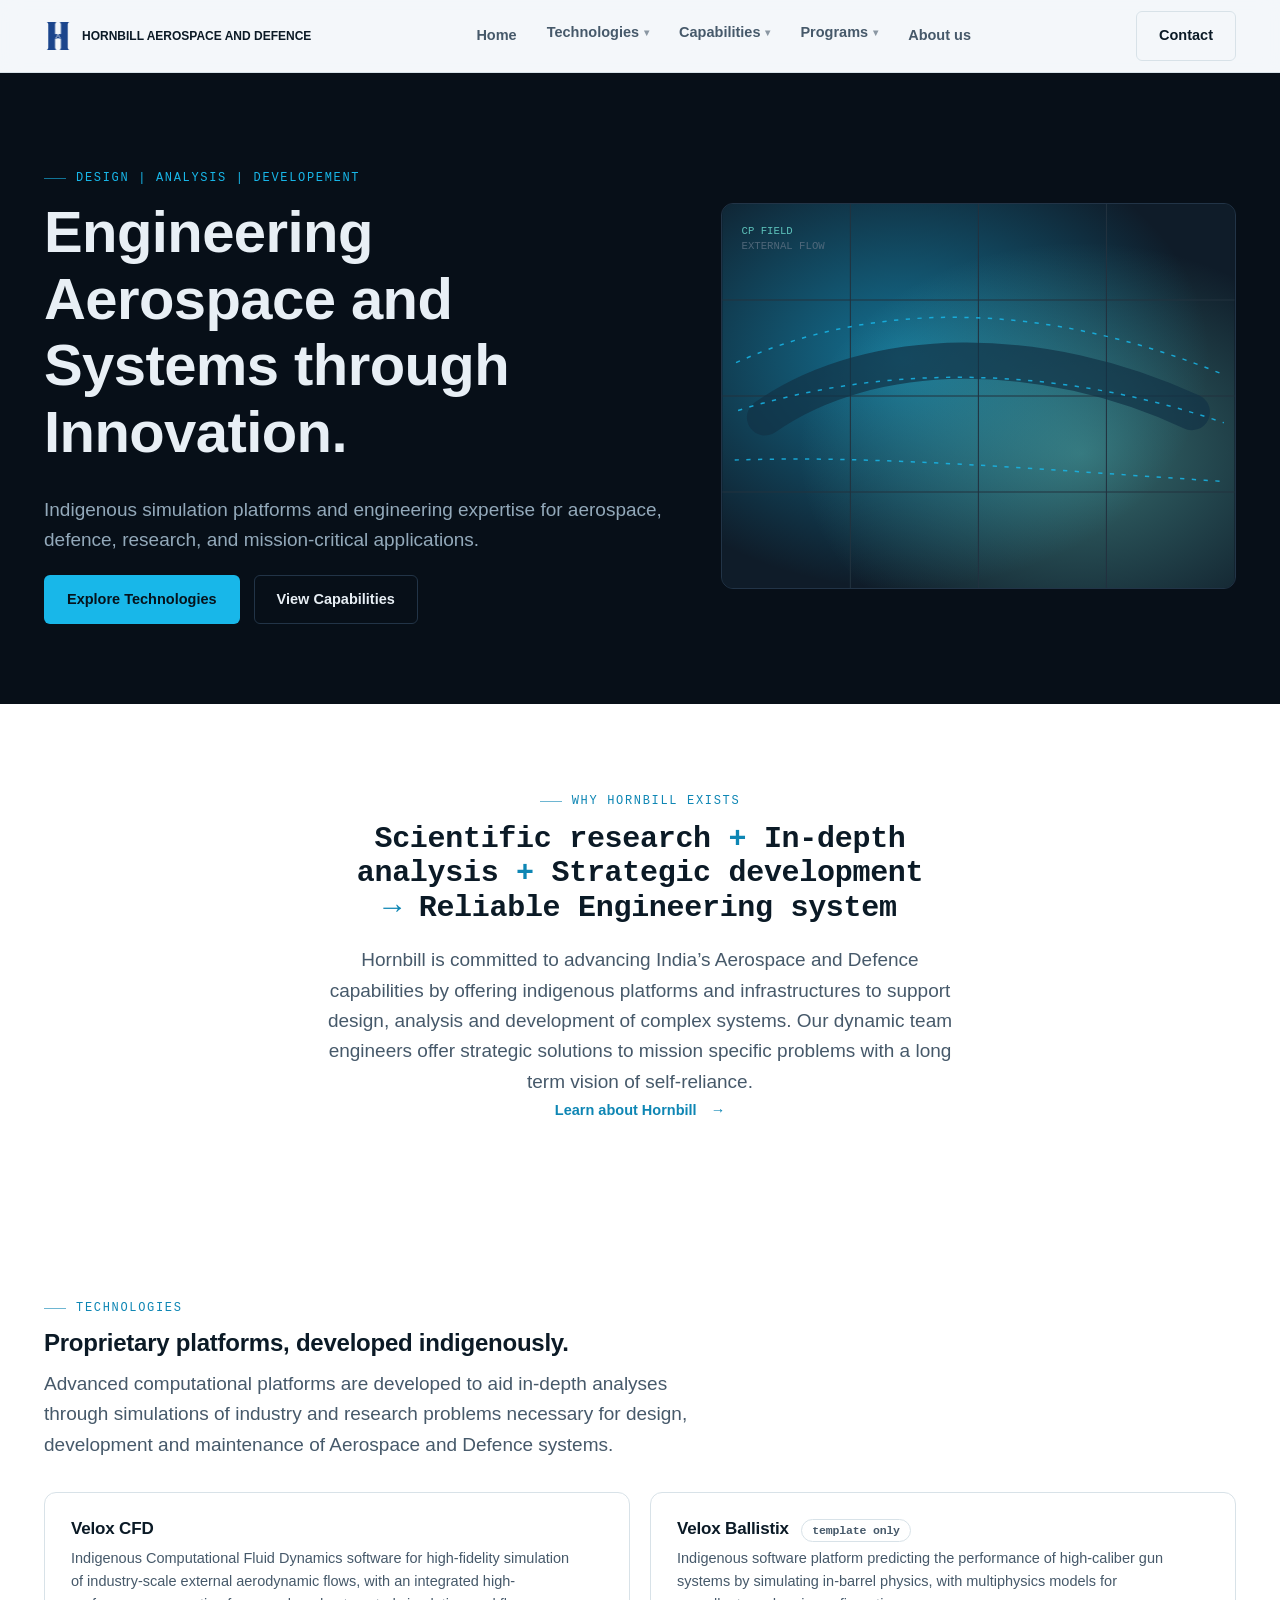
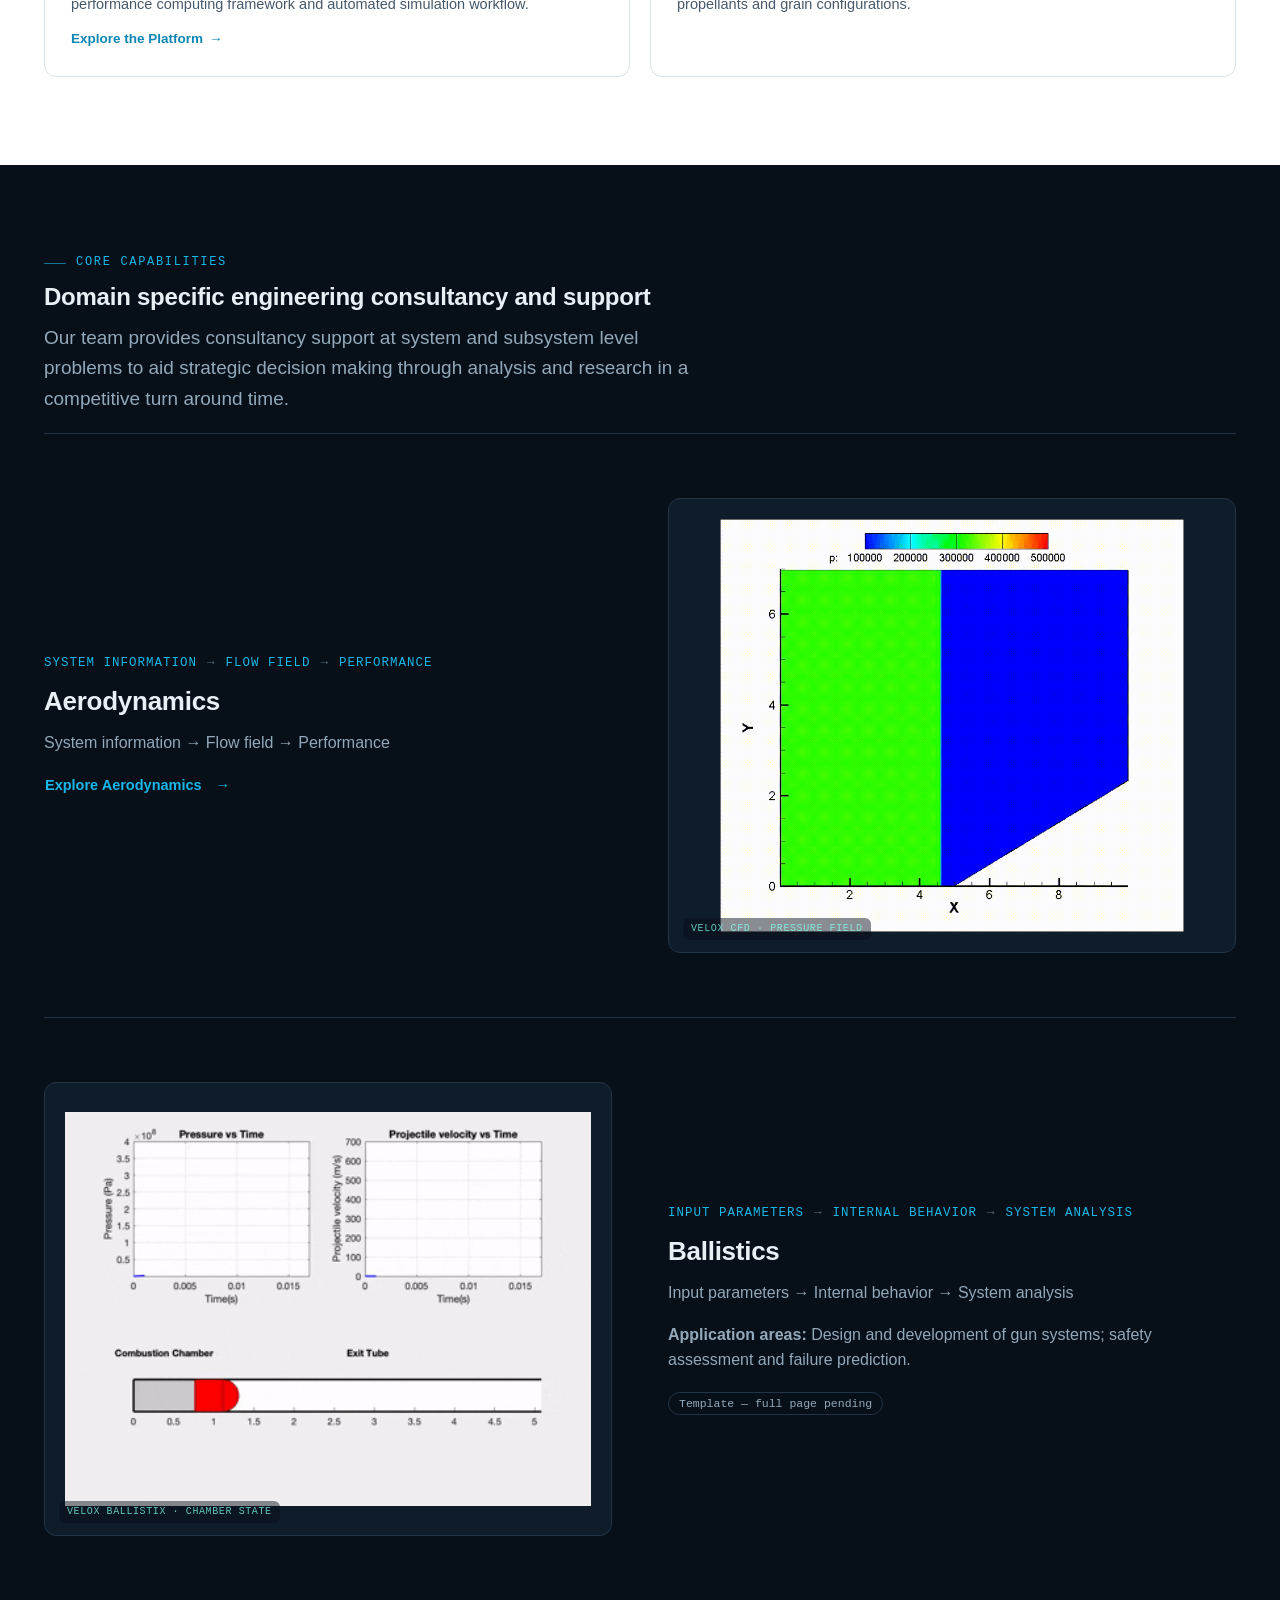
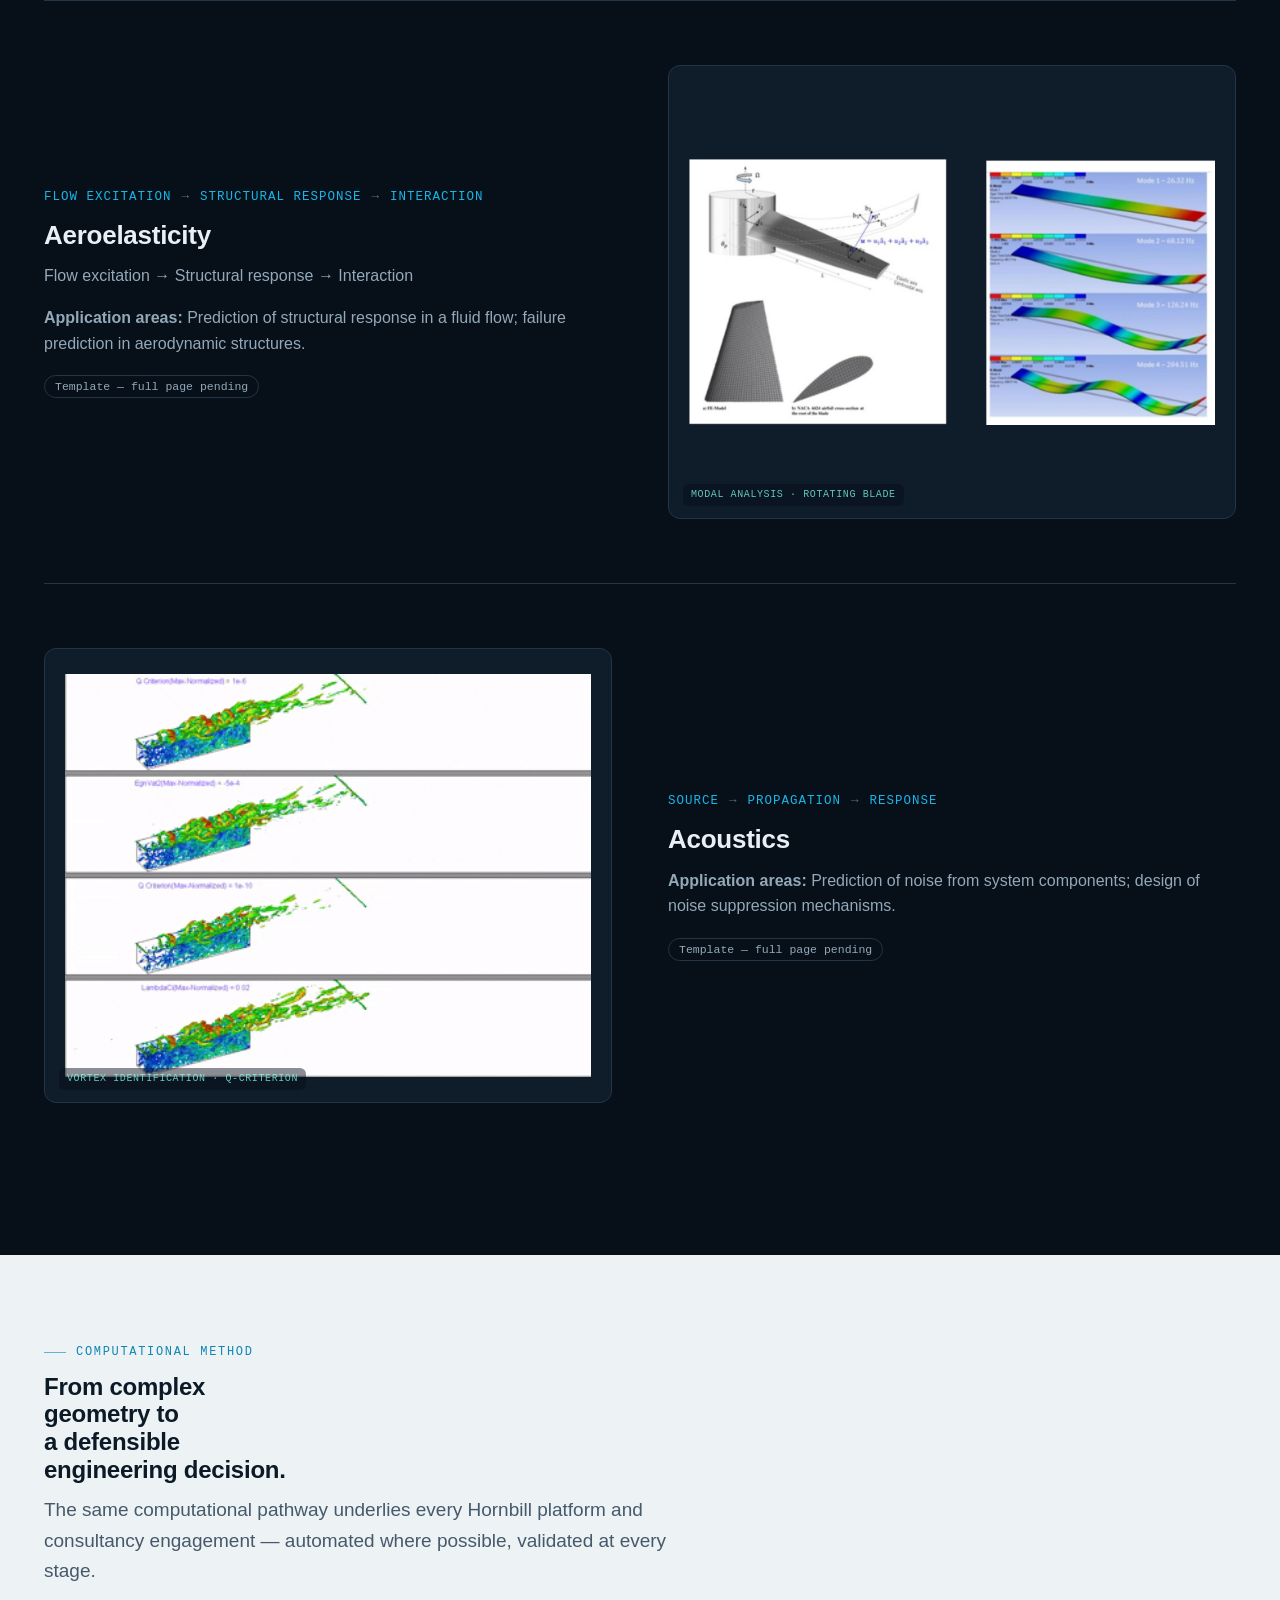
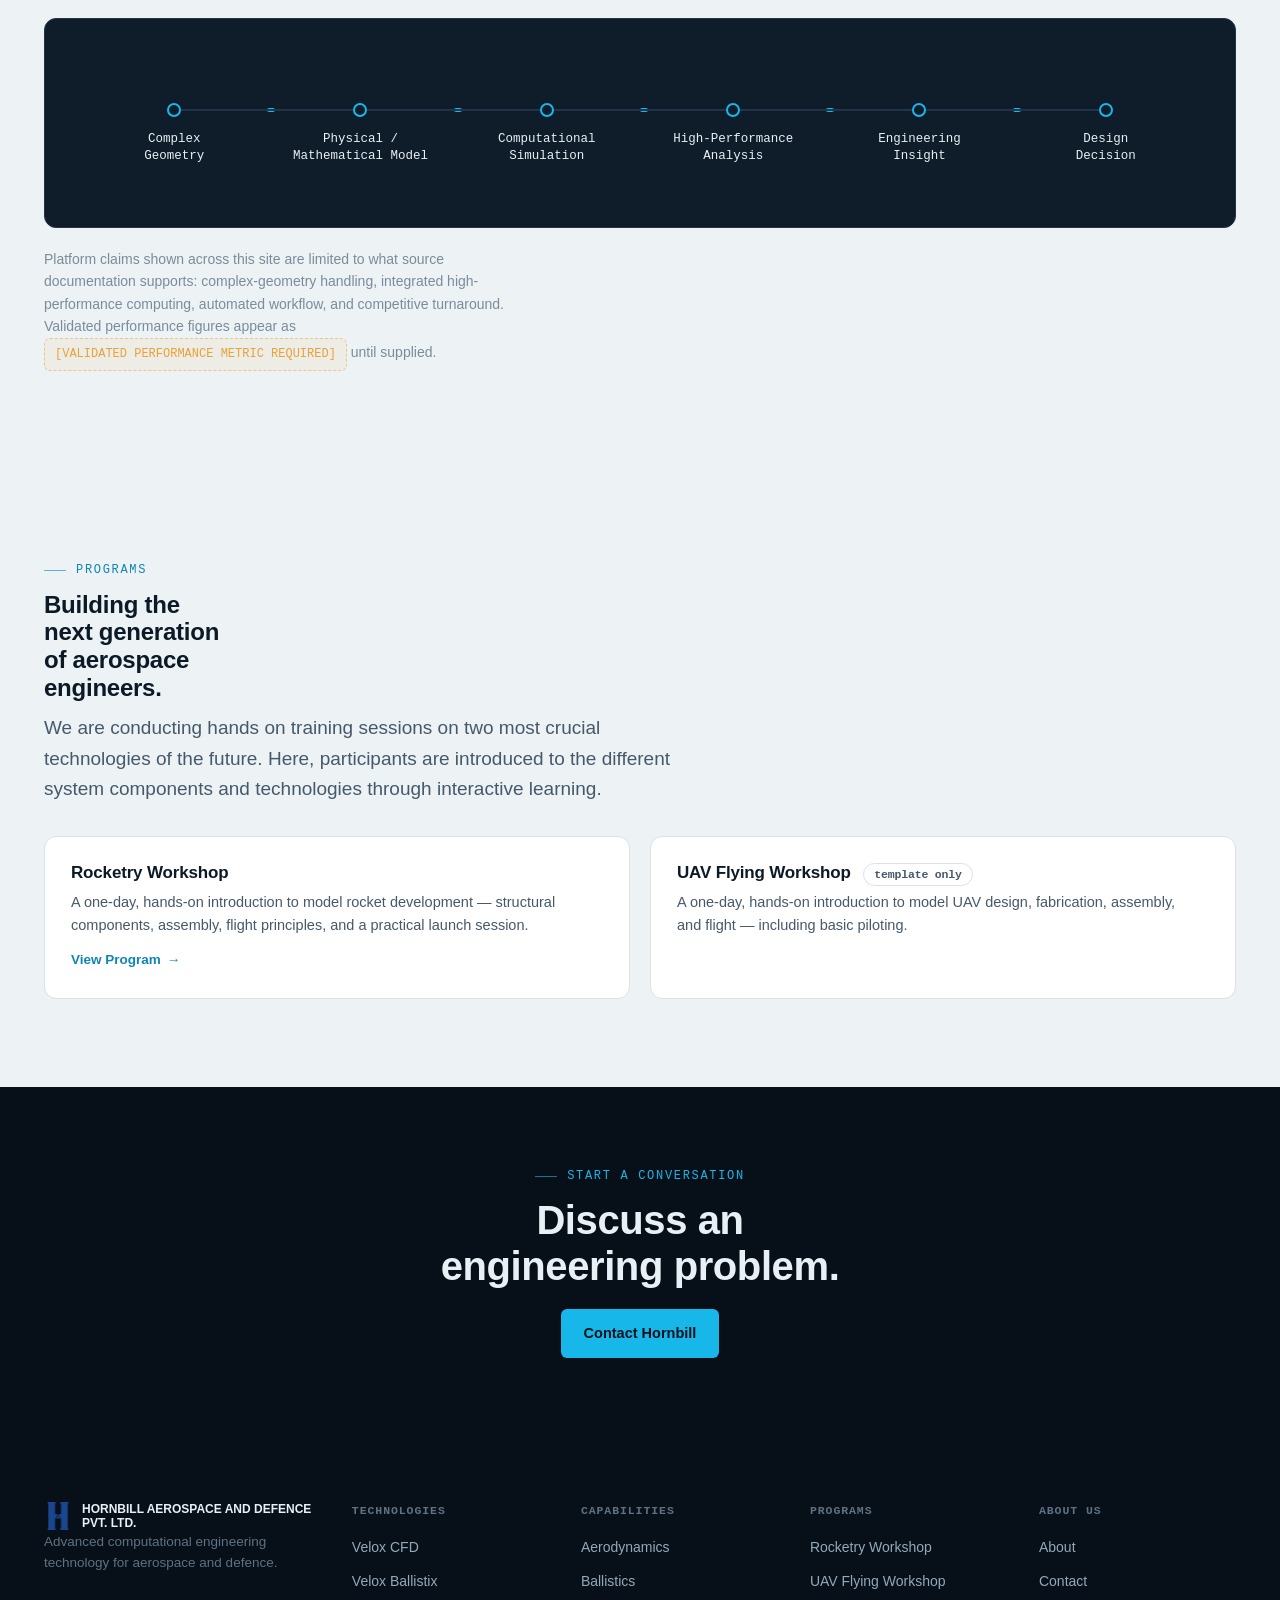
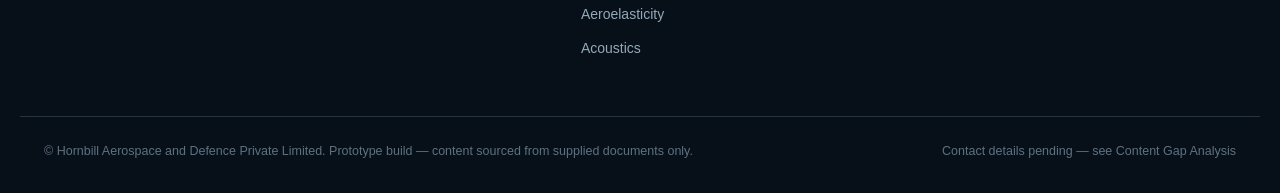
<file: index.html>
<!DOCTYPE html>
<html lang="en">
<head>
<meta charset="UTF-8">
<meta name="viewport" content="width=device-width, initial-scale=1.0">
<title>Hornbill Aerospace and Defence Private Limited</title>
<meta name="description" content="Indigenous simulation platforms and engineering consultancy in aerodynamics, ballistics, aeroelasticity, and acoustics.">
<link rel="stylesheet" href="css/style.css">
</head>
<body>

<header class="site-header">
  <div class="container">
    <a class="brand" href="index.html">
      <img class="mark" src="Assets/Logo.png" alt="" width="28" height="28">
      <!-- <span class="name company-name">HORNBILL AEROSPACE AND DEFENCE PVT. LTD.</span> -->
      <span class="name company-name">HORNBILL AEROSPACE AND DEFENCE</span>

    </a>
    <nav class="primary-nav" aria-label="Primary">
      <ul>
        <li class="nav-item"><a href="index.html" aria-current="page">Home</a></li>
        <li class="nav-item">
          <button aria-expanded="false">Technologies <span class="chev">&#9662;</span></button>
          <div class="mega">
            <a class="m-item" href="velox-cfd.html"><span class="m-title">Velox CFD</span><span class="m-desc">High-fidelity external aerodynamic simulation</span></a>
            <div class="m-item is-pending"><span class="m-title">Velox Ballistix <span class="m-soon">template only</span></span><span class="m-desc">Internal ballistics performance prediction</span></div>
            <div class="m-item is-pending"><span class="m-title">Velox Impact <span class="m-soon">content gap</span></span><span class="m-desc">Named in overview deck — no source content supplied</span></div>
          </div>
        </li>
        <li class="nav-item">
          <button aria-expanded="false">Capabilities <span class="chev">&#9662;</span></button>
          <div class="mega">
            <a class="m-item" href="aerodynamics.html"><span class="m-title">Aerodynamics</span><span class="m-desc">Flow &middot; Pressure &middot; Performance</span></a>
            <div class="m-item is-pending"><span class="m-title">Ballistics <span class="m-soon">template only</span></span><span class="m-desc">Internal Behaviour &middot; Performance Prediction</span></div>
            <div class="m-item is-pending"><span class="m-title">Aeroelasticity <span class="m-soon">template only</span></span><span class="m-desc">Fluid &middot; Structure &middot; Interaction</span></div>
            <div class="m-item is-pending"><span class="m-title">Acoustics <span class="m-soon">template only</span></span><span class="m-desc">Source &middot; Propagation &middot; Response</span></div>
          </div>
        </li>
        <li class="nav-item">
          <button aria-expanded="false">Programs <span class="chev">&#9662;</span></button>
          <div class="mega">
            <a class="m-item" href="rocketry.html"><span class="m-title">Rocketry Workshop</span><span class="m-desc">One-day model rocket build &amp; launch</span></a>
            <div class="m-item is-pending"><span class="m-title">UAV Flying Workshop <span class="m-soon">template only</span></span><span class="m-desc">One-day model UAV build &amp; flight</span></div>
          </div>
        </li>
        <li class="nav-item"><a href="company.html">About us</a></li>
      </ul>
    </nav>
    <div class="header-cta">
      <a class="btn btn-outline" href="contact.html">Contact</a>
      <button class="nav-toggle" aria-label="Toggle menu" aria-expanded="false"></button>
    </div>
  </div>
</header>

<main>

  <!-- ============ HERO ============ -->
  <section class="section--dark hero">
    <div class="container hero-grid">
      <div>
        <div class="eyebrow">DESIGN | ANALYSIS | DEVELOPEMENT</div>
        <h1>Engineering Aerospace and Systems through Innovation.</h1>
        <p class="lede">Indigenous simulation platforms and engineering expertise for aerospace, defence, research, and mission-critical applications.</p>
        <div class="btn-row">
          <a class="btn btn-primary" href="#technologies">Explore Technologies</a>
          <a class="btn btn-outline" href="#capabilities">View Capabilities</a>
        </div>
      </div>
      <div class="visual" aria-hidden="true">
        <svg viewBox="0 0 480 360" width="100%" height="100%" role="img" aria-label="Computational pressure-field visualization over an abstract aerodynamic body">
          <defs>
            <radialGradient id="pf1" cx="35%" cy="40%" r="60%">
              <stop offset="0%" stop-color="#18b7e9" stop-opacity="0.55"/>
              <stop offset="100%" stop-color="#18b7e9" stop-opacity="0"/>
            </radialGradient>
            <radialGradient id="pf2" cx="70%" cy="65%" r="55%">
              <stop offset="0%" stop-color="#6fe3d6" stop-opacity="0.4"/>
              <stop offset="100%" stop-color="#6fe3d6" stop-opacity="0"/>
            </radialGradient>
          </defs>
          <rect width="480" height="360" fill="#0f1c29"/>
          <rect width="480" height="360" fill="url(#pf1)"/>
          <rect width="480" height="360" fill="url(#pf2)"/>
          <g stroke="#22323f" stroke-width="1">
            <line x1="0" y1="90" x2="480" y2="90"/><line x1="0" y1="180" x2="480" y2="180"/><line x1="0" y1="270" x2="480" y2="270"/>
            <line x1="120" y1="0" x2="120" y2="360"/><line x1="240" y1="0" x2="240" y2="360"/><line x1="360" y1="0" x2="360" y2="360"/>
          </g>
          <path d="M40 200 C 140 130, 300 130, 440 195" fill="none" stroke="#123246" stroke-width="34" stroke-linecap="round" opacity="0.7"/>
          <g fill="none" stroke="#18b7e9" stroke-width="1.4" opacity="0.85">
            <path d="M10 150 C 140 90, 300 90, 470 160" stroke-dasharray="4 7"><animate attributeName="stroke-dashoffset" from="0" to="-22" dur="3.4s" repeatCount="indefinite"/></path>
            <path d="M10 195 C 150 150, 310 150, 470 205" stroke-dasharray="4 7"><animate attributeName="stroke-dashoffset" from="0" to="-22" dur="3s" repeatCount="indefinite"/></path>
            <path d="M10 240 C 150 235, 310 250, 470 260" stroke-dasharray="4 7"><animate attributeName="stroke-dashoffset" from="0" to="-22" dur="3.8s" repeatCount="indefinite"/></path>
          </g>
          <g fill="#6fe3d6" opacity="0.8" font-family="ui-monospace,Consolas,monospace" font-size="10">
            <text x="18" y="28">CP FIELD</text>
            <text x="18" y="42" fill="#5e7284">EXTERNAL FLOW</text>
          </g>
        </svg>
      </div>
    </div>
  </section>

  <!-- ============ COMPANY PROPOSITION ============ -->
  <section class="section section--panel" id="proposition">
    <div class="container" style="max-width:820px;text-align:center;margin:0 auto">
      <div class="eyebrow" style="justify-content:center">Why Hornbill Exists</div>
      <h2 style="font-size:clamp(22px,3vw,30px);font-family:var(--font-mono);font-weight:600;letter-spacing:-0.01em">
        Scientific research <span style="color:var(--cyan-strong)">+</span> In-depth analysis <span style="color:var(--cyan-strong)">+</span> Strategic development <span style="color:var(--cyan-strong)">→</span> Reliable Engineering system
      </h2>
      <p class="lede" style="margin:20px auto 0">Hornbill is committed to advancing India’s Aerospace and Defence capabilities by offering indigenous platforms and infrastructures to support design, analysis and development of complex systems. Our dynamic team engineers offer strategic solutions to mission specific problems with a long term vision of self-reliance.</p>
      <a class="btn btn-text" href="company.html">Learn about Hornbill</a>
    </div>
  </section>

  <!-- ============ TECHNOLOGIES ============ -->
  <section class="section section--panel" id="technologies">
    <div class="container">
      <div class="eyebrow">Technologies</div>
      <h2>Proprietary platforms, developed indigenously.</h2>
      <p class="lede">Advanced computational platforms are developed to aid in-depth analyses through simulations of industry and research problems necessary for design, development and maintenance of Aerospace and Defence systems.</p>
      <div class="grid cols-2" style="margin-top:32px">
        <a class="card card-link" href="velox-cfd.html">
          <h3>Velox CFD</h3>
          <p>Indigenous Computational Fluid Dynamics software for high-fidelity simulation of industry-scale external aerodynamic flows, with an integrated high-performance computing framework and automated simulation workflow.</p>
          <span class="btn-text">Explore the Platform</span>
        </a>
        <div class="card">
          <h3>Velox Ballistix <span class="tag" style="margin-left:8px">template only</span></h3>
          <p>Indigenous software platform predicting the performance of high-caliber gun systems by simulating in-barrel physics, with multiphysics models for propellants and grain configurations.</p>
        </div>
      </div>
    </div>
  </section>

  <!-- ============ CORE CAPABILITIES ============ -->
  <section class="section--dark section" id="capabilities">
    <div class="container">
      <div class="eyebrow">Core Capabilities</div>
      <h2 >Domain specific engineering consultancy and support</h2>
      <p class="lede">Our team provides consultancy support at system and subsystem level problems to aid strategic decision making through analysis and research in a competitive turn around time.</p>

      <div class="module reveal">
        <div class="m-copy">
          <div class="m-arc"><span>System information</span><span>Flow field</span><span>Performance</span></div>
          <h3>Aerodynamics</h3>
          <p>System information → Flow field → Performance</p>
          <a class="btn btn-text" href="aerodynamics.html">Explore Aerodynamics</a>
        </div>
        <div class="m-visual">
          <img src="Assets/aerodynamics.gif" alt="CFD simulation showing a pressure field over a wedge geometry, from Hornbill's aerodynamic solver" loading="lazy">
          <span class="figcaption">VELOX CFD &middot; PRESSURE FIELD</span>
        </div>
      </div>

      <div class="module flip reveal">
        <div class="m-copy">
          <div class="m-arc"><span>Input parameters</span><span>Internal behavior</span><span>System analysis</span></div>
          <h3>Ballistics</h3>
          <p>Input parameters → Internal behavior → System analysis</p>
          <p><strong>Application areas:</strong> Design and development of gun systems; safety assessment and failure prediction.</p>
          <span class="tag">Template — full page pending</span>
        </div>
        <div class="m-visual">
          <img src="Assets/ballistics.gif" alt="Internal ballistics simulation showing chamber pressure and projectile velocity over time alongside a combustion-chamber state diagram" loading="lazy">
          <span class="figcaption">VELOX BALLISTIX &middot; CHAMBER STATE</span>
        </div>
      </div>

      <div class="module reveal">
        <div class="m-copy">
          <div class="m-arc"><span>Flow excitation</span><span>Structural response</span><span>Interaction</span></div>
          <h3>Aeroelasticity</h3>
          <p>Flow excitation → Structural response → Interaction</p>
          <p><strong>Application areas:</strong> Prediction of structural response in a fluid flow; failure prediction in aerodynamic structures.</p>
          <span class="tag">Template — full page pending</span>
        </div>
        <div class="m-visual">
          <img src="Assets/aeroelasticity.png" alt="Finite-element model of a rotating blade with its NACA airfoil cross-section, alongside the first four structural vibration mode shapes" loading="lazy">
          <span class="figcaption">MODAL ANALYSIS &middot; ROTATING BLADE</span>
        </div>
      </div>

      <div class="module flip reveal">
        <div class="m-copy">
          <div class="m-arc"><span>Source</span><span>Propagation</span><span>Response</span></div>
          <h3>Acoustics</h3>
          <p><strong>Application areas:</strong> Prediction of noise from system components; design of noise suppression mechanisms.</p>
          <span class="tag">Template — full page pending</span>
        </div>
        <div class="m-visual">
          <img src="Assets/acoustics.gif" alt="Vortex flow structures identified via Q-criterion, used to locate the dominant sources of flow-generated noise" loading="lazy">
          <span class="figcaption">VORTEX IDENTIFICATION &middot; Q-CRITERION</span>
        </div>
      </div>
    </div>
  </section>

  <!-- ============ PLATFORM WORKFLOW ============ -->
  <section class="section section--grey">
    <div class="container">
      <div class="eyebrow">Computational Method</div>
      <h2 style="max-width:20ch">From complex geometry to a defensible engineering decision.</h2>
      <p class="lede">The same computational pathway underlies every Hornbill platform and consultancy engagement — automated where possible, validated at every stage.</p>

      <div class="dark-panel" style="margin-top:32px">
        <div class="workflow" role="list" aria-label="Computational workflow">
          <div class="wf-node" role="listitem"><div class="dot"></div><div class="label">Complex<br>Geometry</div></div>
          <div class="wf-node" role="listitem"><span class="wf-pulse" aria-hidden="true"></span><div class="dot"></div><div class="label">Physical /<br>Mathematical Model</div></div>
          <div class="wf-node" role="listitem"><span class="wf-pulse" aria-hidden="true" style="animation-delay:1.2s"></span><div class="dot"></div><div class="label">Computational<br>Simulation</div></div>
          <div class="wf-node" role="listitem"><span class="wf-pulse" aria-hidden="true" style="animation-delay:2.4s"></span><div class="dot"></div><div class="label">High-Performance<br>Analysis</div></div>
          <div class="wf-node" role="listitem"><span class="wf-pulse" aria-hidden="true" style="animation-delay:3.6s"></span><div class="dot"></div><div class="label">Engineering<br>Insight</div></div>
          <div class="wf-node" role="listitem"><span class="wf-pulse" aria-hidden="true" style="animation-delay:4.8s"></span><div class="dot"></div><div class="label">Design<br>Decision</div></div>
        </div>
      </div>
      <p style="margin-top:20px;font-size:14px;color:var(--ink-faint)">Platform claims shown across this site are limited to what source documentation supports: complex-geometry handling, integrated high-performance computing, automated workflow, and competitive turnaround. Validated performance figures appear as <span class="metric-placeholder">[VALIDATED PERFORMANCE METRIC REQUIRED]</span> until supplied.</p>
    </div>
  </section>

  <!-- ============ PROGRAMS ============ -->
  <section class="section section--grey">
    <div class="container">
      <div class="eyebrow">Programs</div>
      <h2 style="max-width:18ch">Building the next generation of aerospace engineers.</h2>
      <p class="lede">We are conducting hands on training sessions on two most crucial technologies of the future. Here, participants are introduced to the different system components and technologies through interactive learning.</p>
      <div class="grid cols-2" style="margin-top:32px">
        <a class="card card-link" href="rocketry.html">
          <h3>Rocketry Workshop</h3>
          <p>A one-day, hands-on introduction to model rocket development — structural components, assembly, flight principles, and a practical launch session.</p>
          <span class="btn-text">View Program</span>
        </a>
        <div class="card">
          <h3>UAV Flying Workshop <span class="tag" style="margin-left:8px">template only</span></h3>
          <p>A one-day, hands-on introduction to model UAV design, fabrication, assembly, and flight — including basic piloting.</p>
        </div>
      </div>
    </div>
  </section>

  <!-- ============ CLOSING CTA ============ -->
  <section class="section--dark cta-band">
    <div class="container">
      <div class="eyebrow" style="justify-content:center">Start a Conversation</div>
      <h2>Discuss an engineering problem.</h2>
      <div class="btn-row">
        <a class="btn btn-primary" href="contact.html">Contact Hornbill</a>
      </div>
    </div>
  </section>

</main>

<footer class="site-footer">
  <div class="container footer-grid">
    <div class="footer-brand">
      <div class="brand" style="color:var(--text-on-dark)">
        <img class="mark" src="Assets/Logo.png" alt="" width="28" height="28">
        <span class="name company-name">HORNBILL AEROSPACE AND DEFENCE PVT. LTD.</span>
      </div>
      <p>Advanced computational engineering technology for aerospace and defence.</p>
    </div>
    <div>
      <h5>Technologies</h5>
      <ul><li><a href="velox-cfd.html">Velox CFD</a></li><li><a href="index.html#technologies">Velox Ballistix</a></li></ul>
    </div>
    <div>
      <h5>Capabilities</h5>
      <ul><li><a href="aerodynamics.html">Aerodynamics</a></li><li><a href="index.html#capabilities">Ballistics</a></li><li><a href="index.html#capabilities">Aeroelasticity</a></li><li><a href="index.html#capabilities">Acoustics</a></li></ul>
    </div>
    <div>
      <h5>Programs</h5>
      <ul><li><a href="rocketry.html">Rocketry Workshop</a></li><li><a href="index.html#technologies">UAV Flying Workshop</a></li></ul>
    </div>
    <div>
      <h5>About us</h5>
      <ul><li><a href="company.html">About</a></li><li><a href="contact.html">Contact</a></li></ul>
    </div>
  </div>
  <div class="container footer-bottom">
    <span>&copy; Hornbill Aerospace and Defence Private Limited. Prototype build — content sourced from supplied documents only.</span>
    <span>Contact details pending — see Content Gap Analysis</span>
  </div>
</footer>

<script src="js/main.js"></script>
</body>
</html>
</file>
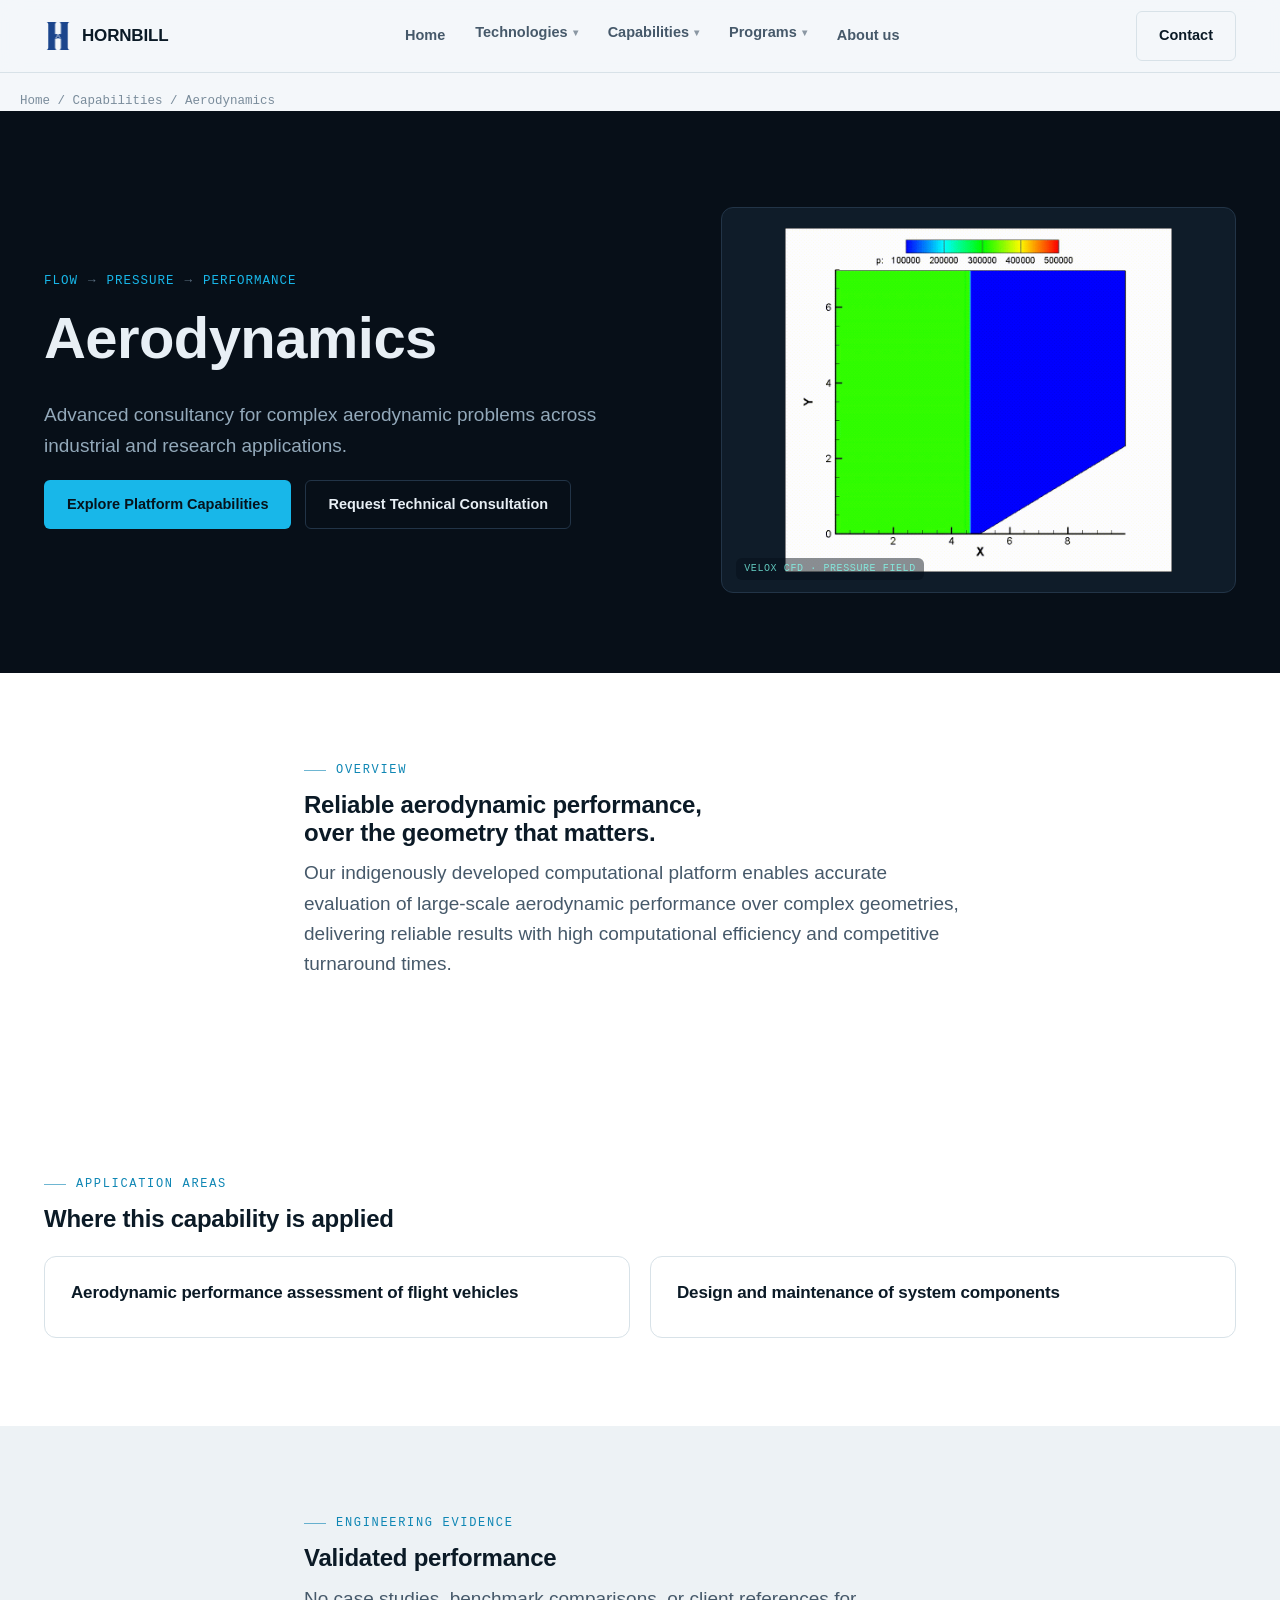
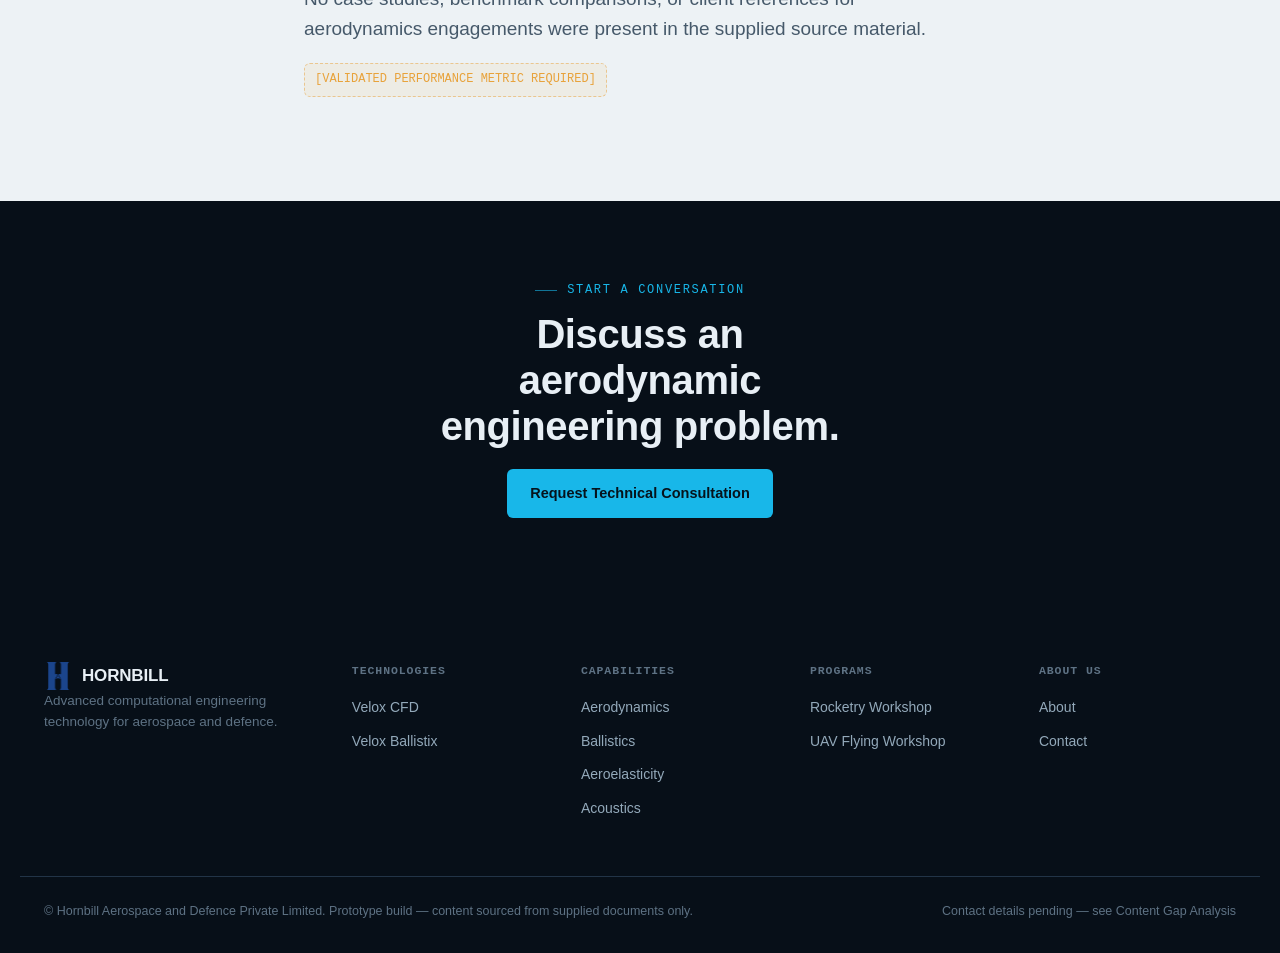
<file: aerodynamics.html>
<!DOCTYPE html>
<html lang="en">
<head>
<meta charset="UTF-8">
<meta name="viewport" content="width=device-width, initial-scale=1.0">
<title>Aerodynamic Simulation &amp; Consultancy — Hornbill</title>
<meta name="description" content="Advanced consultancy for complex aerodynamic problems across industrial and research applications, powered by the Velox CFD platform.">
<link rel="stylesheet" href="css/style.css">
</head>
<body>

<header class="site-header">
  <div class="container">
    <a class="brand" href="index.html">
      <img class="mark" src="Assets/Logo.png" alt="" width="28" height="28">
      <span class="name">HORNBILL</span>
    </a>
    <nav class="primary-nav" aria-label="Primary">
      <ul>
        <li class="nav-item"><a href="index.html">Home</a></li>
        <li class="nav-item">
          <button aria-expanded="false">Technologies <span class="chev">&#9662;</span></button>
          <div class="mega">
            <a class="m-item" href="velox-cfd.html"><span class="m-title">Velox CFD</span><span class="m-desc">High-fidelity external aerodynamic simulation</span></a>
            <div class="m-item is-pending"><span class="m-title">Velox Ballistix <span class="m-soon">template only</span></span><span class="m-desc">Internal ballistics performance prediction</span></div>
            <div class="m-item is-pending"><span class="m-title">Velox Impact <span class="m-soon">content gap</span></span><span class="m-desc">Named in overview deck — no source content supplied</span></div>
          </div>
        </li>
        <li class="nav-item">
          <button aria-expanded="false">Capabilities <span class="chev">&#9662;</span></button>
          <div class="mega">
            <a class="m-item" href="aerodynamics.html"><span class="m-title">Aerodynamics</span><span class="m-desc">Flow &middot; Pressure &middot; Performance</span></a>
            <div class="m-item is-pending"><span class="m-title">Ballistics <span class="m-soon">template only</span></span><span class="m-desc">Internal Behaviour &middot; Performance Prediction</span></div>
            <div class="m-item is-pending"><span class="m-title">Aeroelasticity <span class="m-soon">template only</span></span><span class="m-desc">Fluid &middot; Structure &middot; Interaction</span></div>
            <div class="m-item is-pending"><span class="m-title">Acoustics <span class="m-soon">template only</span></span><span class="m-desc">Source &middot; Propagation &middot; Response</span></div>
          </div>
        </li>
        <li class="nav-item">
          <button aria-expanded="false">Programs <span class="chev">&#9662;</span></button>
          <div class="mega">
            <a class="m-item" href="rocketry.html"><span class="m-title">Rocketry Workshop</span><span class="m-desc">One-day model rocket build &amp; launch</span></a>
            <div class="m-item is-pending"><span class="m-title">UAV Flying Workshop <span class="m-soon">template only</span></span><span class="m-desc">One-day model UAV build &amp; flight</span></div>
          </div>
        </li>
        <li class="nav-item"><a href="company.html">About us</a></li>
      </ul>
    </nav>
    <div class="header-cta">
      <a class="btn btn-outline" href="contact.html">Contact</a>
      <button class="nav-toggle" aria-label="Toggle menu" aria-expanded="false"></button>
    </div>
  </div>
</header>

<main>
  <div class="container breadcrumb"><a href="index.html">Home</a> / <a href="index.html#capabilities">Capabilities</a> / Aerodynamics</div>

  <!-- HERO -->
  <section class="section--dark hero section--tight">
    <div class="container hero-grid">
      <div>
        <div class="m-arc"><span>Flow</span><span>Pressure</span><span>Performance</span></div>
        <h1>Aerodynamics</h1>
        <p class="lede">Advanced consultancy for complex aerodynamic problems across industrial and research applications.</p>
        <div class="btn-row">
          <a class="btn btn-primary" href="#platform-link">Explore Platform Capabilities</a>
          <a class="btn btn-outline" href="contact.html">Request Technical Consultation</a>
        </div>
      </div>
      <div class="visual">
        <img src="Assets/aerodynamics.gif" alt="CFD simulation showing a pressure field over a wedge geometry, from a Hornbill aerodynamic solver" loading="lazy">
        <span class="figcaption">VELOX CFD &middot; PRESSURE FIELD</span>
      </div>
    </div>
  </section>

  <!-- LAYER 1 -->
  <section class="section section--panel">
    <div class="container" style="max-width:720px">
      <div class="eyebrow">Overview</div>
      <h2>Reliable aerodynamic performance, over the geometry that matters.</h2>
      <p class="lede">Our indigenously developed computational platform enables accurate evaluation of large-scale aerodynamic performance over complex geometries, delivering reliable results with high computational efficiency and competitive turnaround times.</p>
    </div>
  </section>

  <!-- APPLICATION AREAS -->
  <section class="section section--panel">
    <div class="container">
      <div class="eyebrow">Application Areas</div>
      <h2>Where this capability is applied</h2>
      <div class="grid cols-2" style="margin-top:24px">
        <div class="card"><h4>Aerodynamic performance assessment of flight vehicles</h4></div>
        <div class="card"><h4>Design and maintenance of system components</h4></div>
      </div>
    </div>
  </section>

  <!-- EVIDENCE -->
  <section class="section section--grey">
    <div class="container" style="max-width:720px">
      <div class="eyebrow">Engineering Evidence</div>
      <h2>Validated performance</h2>
      <p class="lede">No case studies, benchmark comparisons, or client references for aerodynamics engagements were present in the supplied source material.</p>
      <p><span class="metric-placeholder">[VALIDATED PERFORMANCE METRIC REQUIRED]</span></p>
    </div>
  </section>

  <section class="section--dark cta-band">
    <div class="container">
      <div class="eyebrow" style="justify-content:center">Start a Conversation</div>
      <h2>Discuss an aerodynamic engineering problem.</h2>
      <div class="btn-row"><a class="btn btn-primary" href="contact.html">Request Technical Consultation</a></div>
    </div>
  </section>
</main>

<footer class="site-footer">
  <div class="container footer-grid">
    <div class="footer-brand">
      <div class="brand" style="color:var(--text-on-dark)">
        <img class="mark" src="Assets/Logo.png" alt="" width="28" height="28">
        <span class="name">HORNBILL</span>
      </div>
      <p>Advanced computational engineering technology for aerospace and defence.</p>
    </div>
    <div>
      <h5>Technologies</h5>
      <ul><li><a href="velox-cfd.html">Velox CFD</a></li><li><a href="index.html#technologies">Velox Ballistix</a></li></ul>
    </div>
    <div>
      <h5>Capabilities</h5>
      <ul><li><a href="aerodynamics.html">Aerodynamics</a></li><li><a href="index.html#capabilities">Ballistics</a></li><li><a href="index.html#capabilities">Aeroelasticity</a></li><li><a href="index.html#capabilities">Acoustics</a></li></ul>
    </div>
    <div>
      <h5>Programs</h5>
      <ul><li><a href="rocketry.html">Rocketry Workshop</a></li><li><a href="index.html#technologies">UAV Flying Workshop</a></li></ul>
    </div>
    <div>
      <h5>About us</h5>
      <ul><li><a href="company.html">About</a></li><li><a href="contact.html">Contact</a></li></ul>
    </div>
  </div>
  <div class="container footer-bottom">
    <span>&copy; Hornbill Aerospace and Defence Private Limited. Prototype build — content sourced from supplied documents only.</span>
    <span>Contact details pending — see Content Gap Analysis</span>
  </div>
</footer>

<script src="js/main.js"></script>
</body>
</html>
</file>
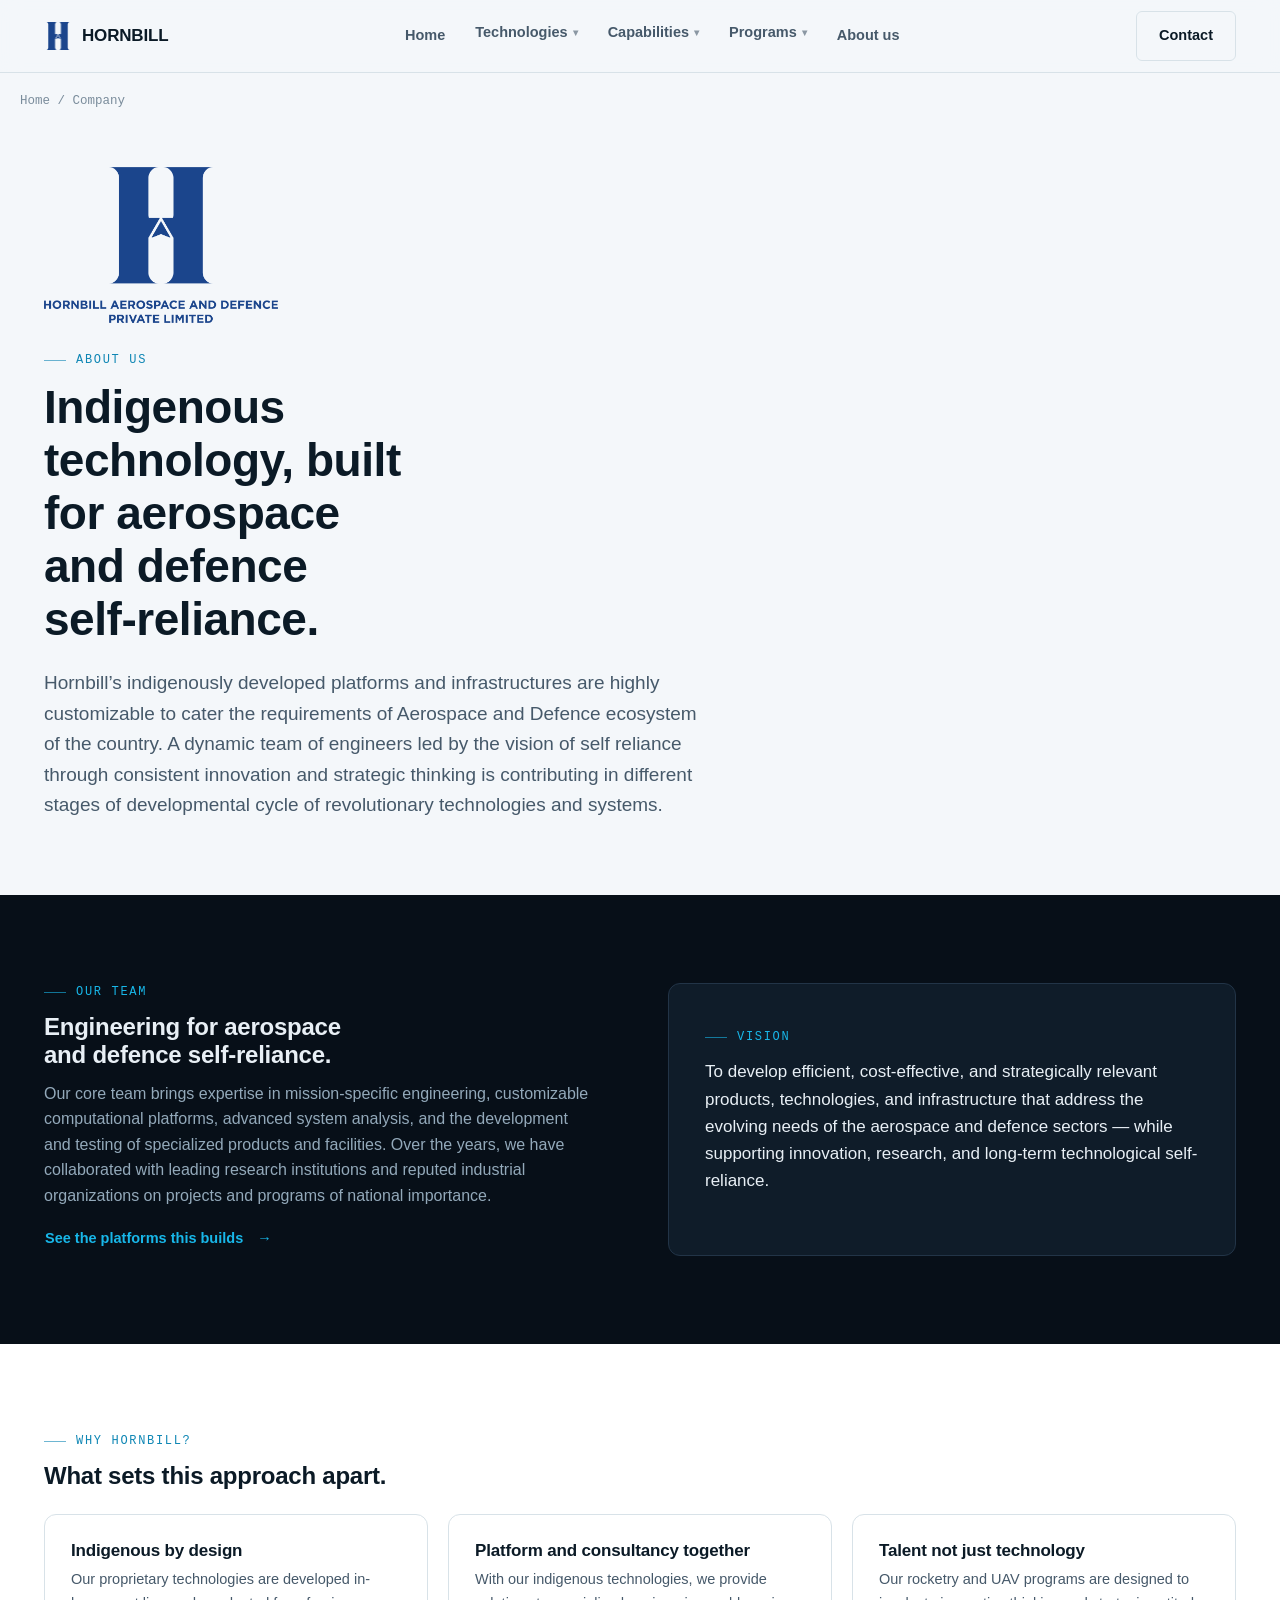
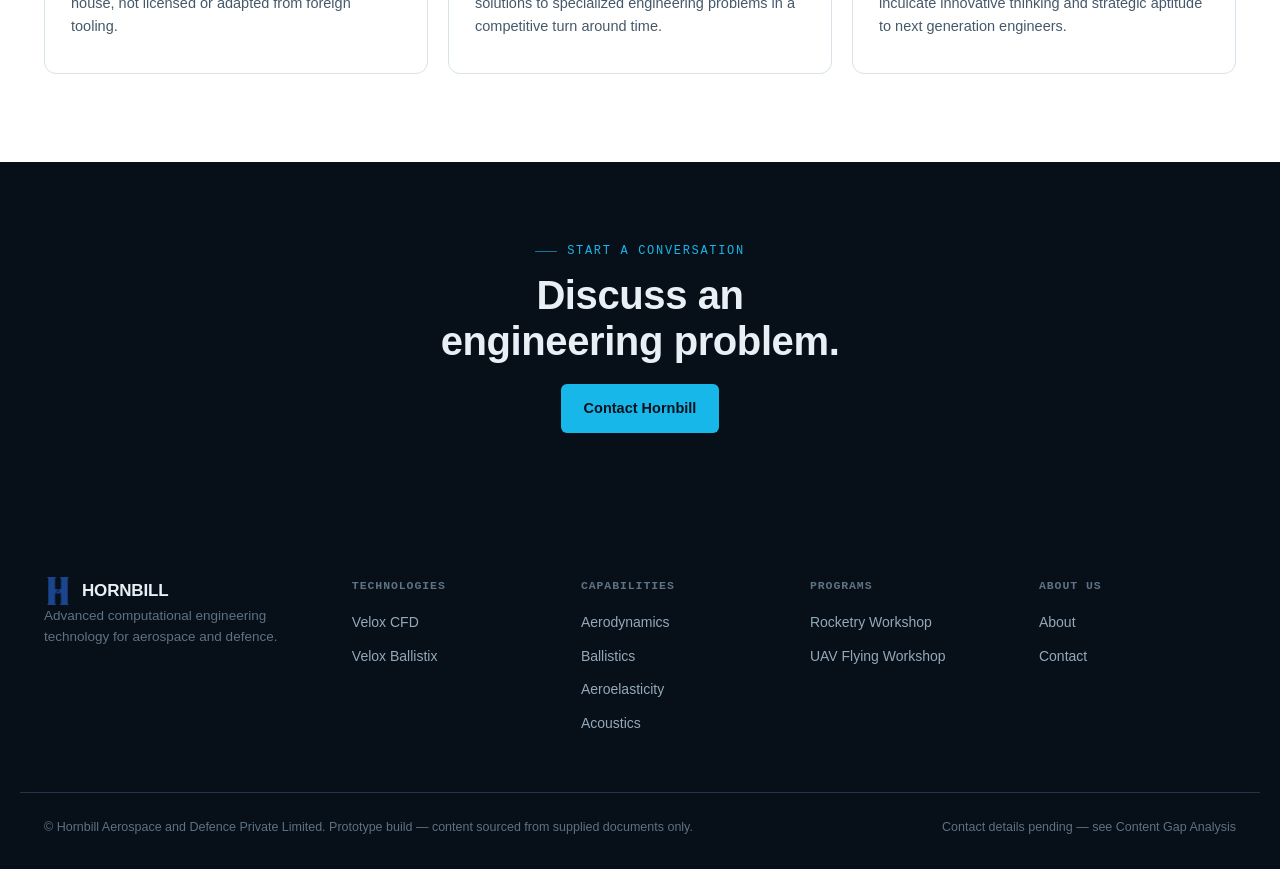
<file: company.html>
<!DOCTYPE html>
<html lang="en">
<head>
<meta charset="UTF-8">
<meta name="viewport" content="width=device-width, initial-scale=1.0">
<title>About Hornbill — Indigenous Aerospace &amp; Defence Engineering</title>
<meta name="description" content="Hornbill advances India's aerospace and defence capabilities through indigenous technology development, computational platforms, and engineering solutions.">
<link rel="stylesheet" href="css/style.css">
</head>
<body>

<header class="site-header">
  <div class="container">
    <a class="brand" href="index.html">
      <img class="mark" src="Assets/Logo.png" alt="" width="28" height="28">
      <span class="name">HORNBILL</span>
    </a>
    <nav class="primary-nav" aria-label="Primary">
      <ul>
        <li class="nav-item"><a href="index.html">Home</a></li>
        <li class="nav-item">
          <button aria-expanded="false">Technologies <span class="chev">&#9662;</span></button>
          <div class="mega">
            <a class="m-item" href="velox-cfd.html"><span class="m-title">Velox CFD</span><span class="m-desc">High-fidelity external aerodynamic simulation</span></a>
            <div class="m-item is-pending"><span class="m-title">Velox Ballistix <span class="m-soon">template only</span></span><span class="m-desc">Internal ballistics performance prediction</span></div>
            <div class="m-item is-pending"><span class="m-title">Velox Impact <span class="m-soon">content gap</span></span><span class="m-desc">Named in overview deck — no source content supplied</span></div>
          </div>
        </li>
        <li class="nav-item">
          <button aria-expanded="false">Capabilities <span class="chev">&#9662;</span></button>
          <div class="mega">
            <a class="m-item" href="aerodynamics.html"><span class="m-title">Aerodynamics</span><span class="m-desc">Flow &middot; Pressure &middot; Performance</span></a>
            <div class="m-item is-pending"><span class="m-title">Ballistics <span class="m-soon">template only</span></span><span class="m-desc">Internal Behaviour &middot; Performance Prediction</span></div>
            <div class="m-item is-pending"><span class="m-title">Aeroelasticity <span class="m-soon">template only</span></span><span class="m-desc">Fluid &middot; Structure &middot; Interaction</span></div>
            <div class="m-item is-pending"><span class="m-title">Acoustics <span class="m-soon">template only</span></span><span class="m-desc">Source &middot; Propagation &middot; Response</span></div>
          </div>
        </li>
        <li class="nav-item">
          <button aria-expanded="false">Programs <span class="chev">&#9662;</span></button>
          <div class="mega">
            <a class="m-item" href="rocketry.html"><span class="m-title">Rocketry Workshop</span><span class="m-desc">One-day model rocket build &amp; launch</span></a>
            <div class="m-item is-pending"><span class="m-title">UAV Flying Workshop <span class="m-soon">template only</span></span><span class="m-desc">One-day model UAV build &amp; flight</span></div>
          </div>
        </li>
        <li class="nav-item"><a href="company.html" aria-current="page">About us</a></li>
      </ul>
    </nav>
    <div class="header-cta">
      <a class="btn btn-outline" href="contact.html">Contact</a>
      <button class="nav-toggle" aria-label="Toggle menu" aria-expanded="false"></button>
    </div>
  </div>
</header>

<main>
  <div class="container breadcrumb"><a href="index.html">Home</a> / Company</div>

  <section class="section--tight section">
    <div class="container">
      <img src="Assets/Logo_Name.png" alt="Hornbill Aerospace and Defence Private Limited" style="height:156px;width:auto;margin-bottom:28px">
      <div class="eyebrow">About us</div>
      <h1 style="font-size:clamp(30px,4vw,46px);max-width:16ch">Indigenous technology, built for aerospace and defence self-reliance.</h1>
      <p class="lede">Hornbill’s indigenously developed platforms and infrastructures are highly customizable to cater the requirements of Aerospace and Defence ecosystem of the country. A dynamic team of engineers led by the vision of self reliance through consistent innovation and strategic thinking is contributing in different stages of developmental cycle of revolutionary technologies and systems.</p>
    </div>
  </section>

  <section class="section section--dark">
    <div class="container two-col">
      <div>
        <div class="eyebrow">Our team</div>
        <h2>Engineering for aerospace and defence self-reliance.</h2>
        <p>Our core team brings expertise in mission-specific engineering, customizable computational platforms, advanced system analysis, and the development and testing of specialized products and facilities. Over the years, we have collaborated with leading research institutions and reputed industrial organizations on projects and programs of national importance.</p>
        <a class="btn btn-text" href="index.html#technologies">See the platforms this builds</a>
      </div>
      <div class="dark-panel">
        <div class="eyebrow">Vision</div>
        <p style="font-size:17px;color:var(--text-on-dark)">To develop efficient, cost-effective, and strategically relevant products, technologies, and infrastructure that address the evolving needs of the aerospace and defence sectors — while supporting innovation, research, and long-term technological self-reliance.</p>
      </div>
    </div>
  </section>

  <section class="section section--panel">
    <div class="container">
      <div class="eyebrow">Why HORNBILL?</div>
      <h2>What sets this approach apart.</h2>
      <div class="grid cols-3" style="margin-top:24px">
        <div class="card"><h4>Indigenous by design</h4><p>Our proprietary technologies are developed in-house, not licensed or adapted from foreign tooling.</p></div>
        <div class="card"><h4>Platform and consultancy together</h4><p>With our indigenous technologies, we provide solutions to specialized engineering problems in a competitive turn around time.</p></div>
        <div class="card"><h4>Talent not just technology</h4><p>Our rocketry and UAV programs are designed to inculcate innovative thinking and strategic aptitude to next generation engineers.</p></div>
      </div>
    </div>
  </section>

  <section class="section--dark cta-band">
    <div class="container">
      <div class="eyebrow" style="justify-content:center">Start a Conversation</div>
      <h2>Discuss an engineering problem.</h2>
      <div class="btn-row"><a class="btn btn-primary" href="contact.html">Contact Hornbill</a></div>
    </div>
  </section>
</main>

<footer class="site-footer">
  <div class="container footer-grid">
    <div class="footer-brand">
      <div class="brand" style="color:var(--text-on-dark)">
        <img class="mark" src="Assets/Logo.png" alt="" width="28" height="28">
        <span class="name">HORNBILL</span>
      </div>
      <p>Advanced computational engineering technology for aerospace and defence.</p>
    </div>
    <div>
      <h5>Technologies</h5>
      <ul><li><a href="velox-cfd.html">Velox CFD</a></li><li><a href="index.html#technologies">Velox Ballistix</a></li></ul>
    </div>
    <div>
      <h5>Capabilities</h5>
      <ul><li><a href="aerodynamics.html">Aerodynamics</a></li><li><a href="index.html#capabilities">Ballistics</a></li><li><a href="index.html#capabilities">Aeroelasticity</a></li><li><a href="index.html#capabilities">Acoustics</a></li></ul>
    </div>
    <div>
      <h5>Programs</h5>
      <ul><li><a href="rocketry.html">Rocketry Workshop</a></li><li><a href="index.html#technologies">UAV Flying Workshop</a></li></ul>
    </div>
    <div>
      <h5>About us</h5>
      <ul><li><a href="company.html">About</a></li><li><a href="contact.html">Contact</a></li></ul>
    </div>
  </div>
  <div class="container footer-bottom">
    <span>&copy; Hornbill Aerospace and Defence Private Limited. Prototype build — content sourced from supplied documents only.</span>
    <span>Contact details pending — see Content Gap Analysis</span>
  </div>
</footer>

<script src="js/main.js"></script>
</body>
</html>
</file>
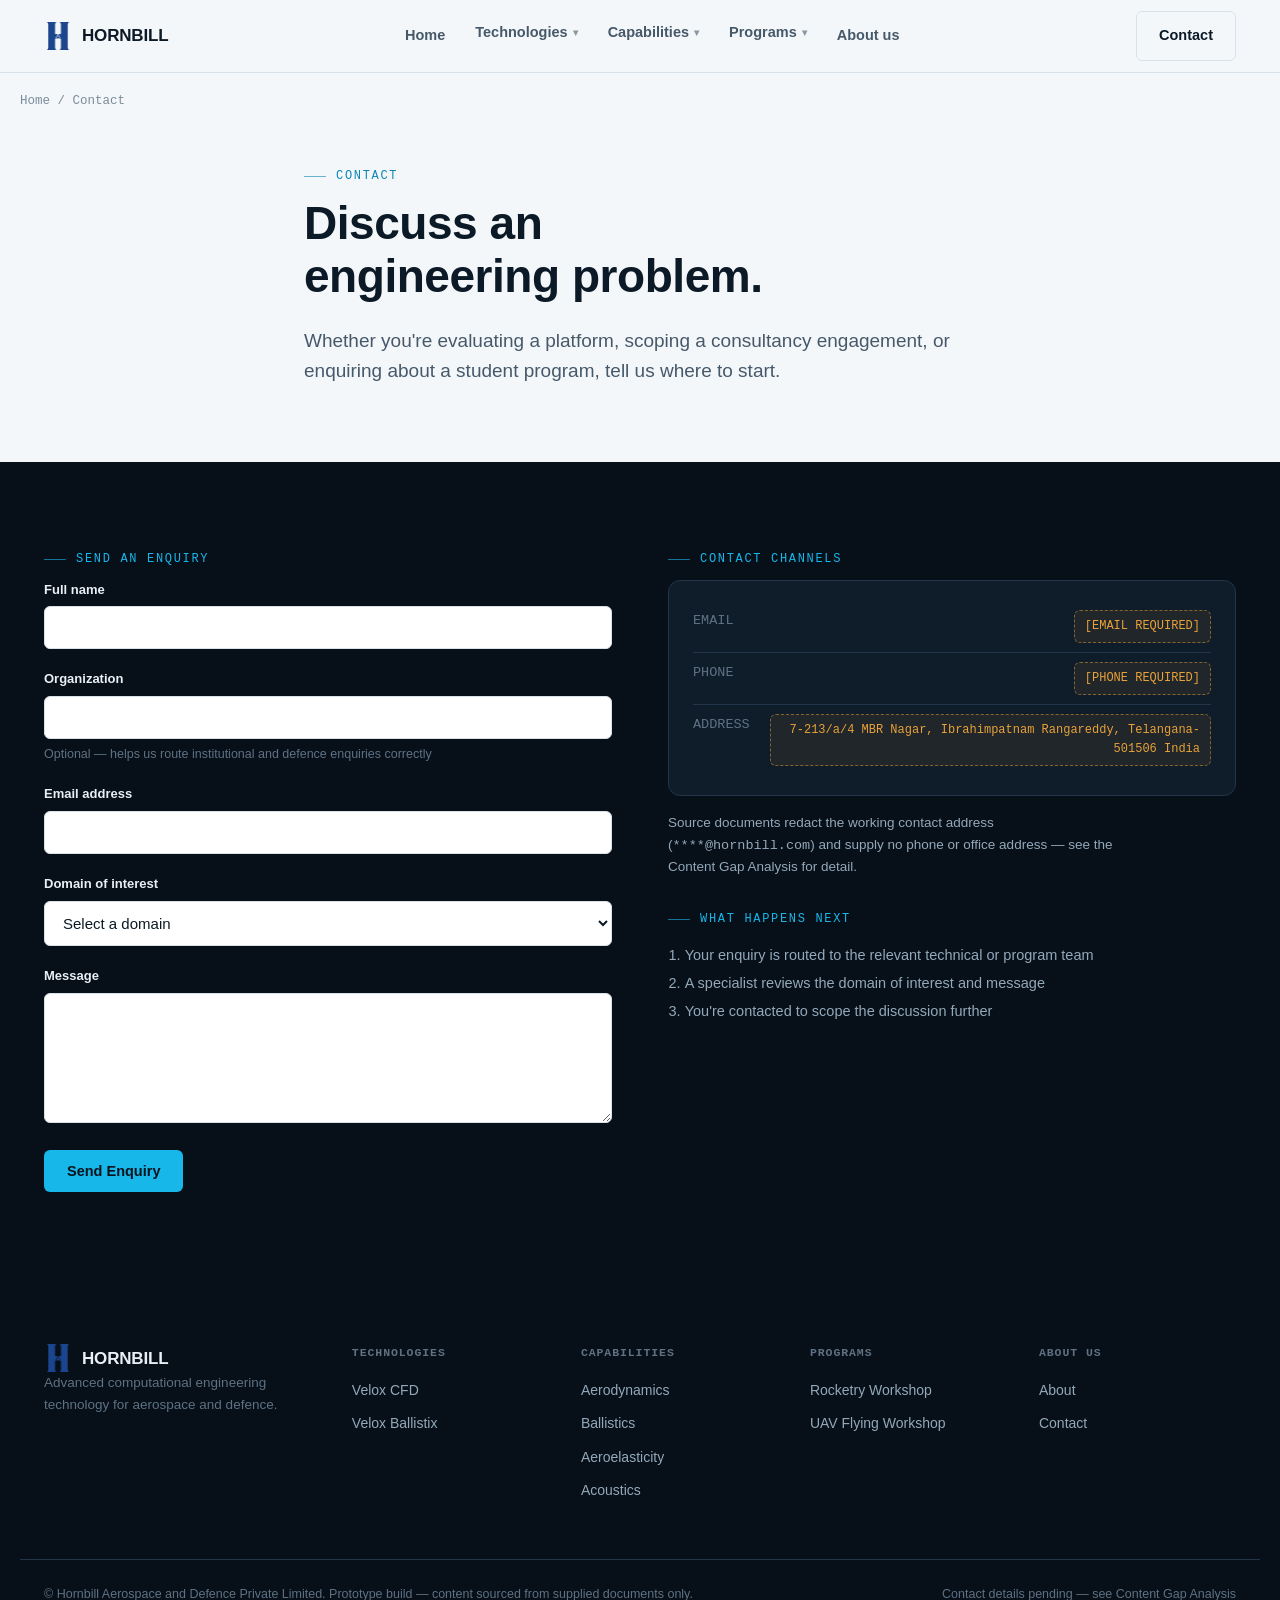
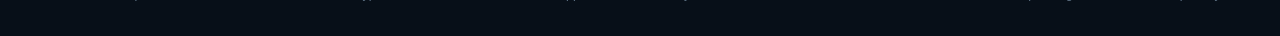
<file: contact.html>
<!DOCTYPE html>
<html lang="en">
<head>
<meta charset="UTF-8">
<meta name="viewport" content="width=device-width, initial-scale=1.0">
<title>Contact Hornbill</title>
<meta name="description" content="Start a conversation with Hornbill about an aerodynamics, ballistics, aeroelasticity, or acoustics engineering problem.">
<link rel="stylesheet" href="css/style.css">
</head>
<body>

<header class="site-header">
  <div class="container">
    <a class="brand" href="index.html">
      <img class="mark" src="Assets/Logo.png" alt="" width="28" height="28">
      <span class="name">HORNBILL</span>
    </a>
    <nav class="primary-nav" aria-label="Primary">
      <ul>
        <li class="nav-item"><a href="index.html">Home</a></li>
        <li class="nav-item">
          <button aria-expanded="false">Technologies <span class="chev">&#9662;</span></button>
          <div class="mega">
            <a class="m-item" href="velox-cfd.html"><span class="m-title">Velox CFD</span><span class="m-desc">High-fidelity external aerodynamic simulation</span></a>
            <div class="m-item is-pending"><span class="m-title">Velox Ballistix <span class="m-soon">template only</span></span><span class="m-desc">Internal ballistics performance prediction</span></div>
            <div class="m-item is-pending"><span class="m-title">Velox Impact <span class="m-soon">content gap</span></span><span class="m-desc">Named in overview deck — no source content supplied</span></div>
          </div>
        </li>
        <li class="nav-item">
          <button aria-expanded="false">Capabilities <span class="chev">&#9662;</span></button>
          <div class="mega">
            <a class="m-item" href="aerodynamics.html"><span class="m-title">Aerodynamics</span><span class="m-desc">Flow &middot; Pressure &middot; Performance</span></a>
            <div class="m-item is-pending"><span class="m-title">Ballistics <span class="m-soon">template only</span></span><span class="m-desc">Internal Behaviour &middot; Performance Prediction</span></div>
            <div class="m-item is-pending"><span class="m-title">Aeroelasticity <span class="m-soon">template only</span></span><span class="m-desc">Fluid &middot; Structure &middot; Interaction</span></div>
            <div class="m-item is-pending"><span class="m-title">Acoustics <span class="m-soon">template only</span></span><span class="m-desc">Source &middot; Propagation &middot; Response</span></div>
          </div>
        </li>
        <li class="nav-item">
          <button aria-expanded="false">Programs <span class="chev">&#9662;</span></button>
          <div class="mega">
            <a class="m-item" href="rocketry.html"><span class="m-title">Rocketry Workshop</span><span class="m-desc">One-day model rocket build &amp; launch</span></a>
            <div class="m-item is-pending"><span class="m-title">UAV Flying Workshop <span class="m-soon">template only</span></span><span class="m-desc">One-day model UAV build &amp; flight</span></div>
          </div>
        </li>
        <li class="nav-item"><a href="company.html">About us</a></li>
      </ul>
    </nav>
    <div class="header-cta">
      <a class="btn btn-outline" href="contact.html" aria-current="page">Contact</a>
      <button class="nav-toggle" aria-label="Toggle menu" aria-expanded="false"></button>
    </div>
  </div>
</header>

<main>
  <div class="container breadcrumb"><a href="index.html">Home</a> / Contact</div>

  <section class="section--tight section">
    <div class="container" style="max-width:720px">
      <div class="eyebrow">Contact</div>
      <h1 style="font-size:clamp(30px,4vw,46px)">Discuss an engineering problem.</h1>
      <p class="lede">Whether you're evaluating a platform, scoping a consultancy engagement, or enquiring about a student program, tell us where to start.</p>
    </div>
  </section>

  <section class="section section--dark">
    <div class="container two-col">

      <div>
        <div class="eyebrow">Send an Enquiry</div>

        <form id="enquiry-form" novalidate>
          <div class="form-field">
            <label for="name">Full name</label>
            <input type="text" id="name" name="name" required autocomplete="name">
          </div>
          <div class="form-field">
            <label for="org">Organization</label>
            <input type="text" id="org" name="org" autocomplete="organization">
            <div class="hint">Optional — helps us route institutional and defence enquiries correctly</div>
          </div>
          <div class="form-field">
            <label for="email">Email address</label>
            <input type="email" id="email" name="email" required autocomplete="email">
          </div>
          <div class="form-field">
            <label for="domain">Domain of interest</label>
            <select id="domain" name="domain">
              <option value="">Select a domain</option>
              <option value="velox-cfd">Velox CFD</option>
              <option value="velox-ballistix">Velox Ballistix</option>
              <option value="aerodynamics">Aerodynamics</option>
              <option value="ballistics">Ballistics</option>
              <option value="aeroelasticity">Aeroelasticity</option>
              <option value="acoustics">Acoustics</option>
              <option value="rocketry">Rocketry Workshop</option>
              <option value="uav">UAV Flying Workshop</option>
              <option value="other">Other</option>
            </select>
          </div>
          <div class="form-field">
            <label for="message">Message</label>
            <textarea id="message" name="message" required></textarea>
          </div>
          <button type="submit" class="btn btn-primary">Send Enquiry</button>
        </form>

        <div id="form-status" class="form-status" hidden tabindex="-1">
          <h3>Enquiry received.</h3>
          <p>This is a static prototype, so nothing was sent — in production this would route to the Hornbill team and trigger a confirmation email.</p>
        </div>
      </div>

      <div>
        <div class="eyebrow">Contact Channels</div>
        <div class="spec-block">
          <div class="spec-row"><span class="k">EMAIL</span><span class="v"><span class="metric-placeholder">[EMAIL REQUIRED]</span></span></div>
          <div class="spec-row"><span class="k">PHONE</span><span class="v"><span class="metric-placeholder">[PHONE REQUIRED]</span></span></div>
          <div class="spec-row"><span class="k">ADDRESS</span><span class="v"><span class="metric-placeholder">7-213/a/4 MBR Nagar, Ibrahimpatnam
Rangareddy, Telangana-501506
India
</span></span></div>
        </div>
        <p style="margin-top:16px;font-size:13.5px">Source documents redact the working contact address (<code>****@hornbill.com</code>) and supply no phone or office address — see the Content Gap Analysis for detail.</p>

        <div class="eyebrow" style="margin-top:32px">What Happens Next</div>
        <ol style="color:var(--text-muted-on-dark);font-size:14.5px">
          <li>Your enquiry is routed to the relevant technical or program team</li>
          <li>A specialist reviews the domain of interest and message</li>
          <li>You're contacted to scope the discussion further</li>
        </ol>
      </div>

    </div>
  </section>
</main>

<footer class="site-footer">
  <div class="container footer-grid">
    <div class="footer-brand">
      <div class="brand" style="color:var(--text-on-dark)">
        <img class="mark" src="Assets/Logo.png" alt="" width="28" height="28">
        <span class="name">HORNBILL</span>
      </div>
      <p>Advanced computational engineering technology for aerospace and defence.</p>
    </div>
    <div>
      <h5>Technologies</h5>
      <ul><li><a href="velox-cfd.html">Velox CFD</a></li><li><a href="index.html#technologies">Velox Ballistix</a></li></ul>
    </div>
    <div>
      <h5>Capabilities</h5>
      <ul><li><a href="aerodynamics.html">Aerodynamics</a></li><li><a href="index.html#capabilities">Ballistics</a></li><li><a href="index.html#capabilities">Aeroelasticity</a></li><li><a href="index.html#capabilities">Acoustics</a></li></ul>
    </div>
    <div>
      <h5>Programs</h5>
      <ul><li><a href="rocketry.html">Rocketry Workshop</a></li><li><a href="index.html#technologies">UAV Flying Workshop</a></li></ul>
    </div>
    <div>
      <h5>About us</h5>
      <ul><li><a href="company.html">About</a></li><li><a href="contact.html">Contact</a></li></ul>
    </div>
  </div>
  <div class="container footer-bottom">
    <span>&copy; Hornbill Aerospace and Defence Private Limited. Prototype build — content sourced from supplied documents only.</span>
    <span>Contact details pending — see Content Gap Analysis</span>
  </div>
</footer>

<script src="js/main.js"></script>
</body>
</html>
</file>
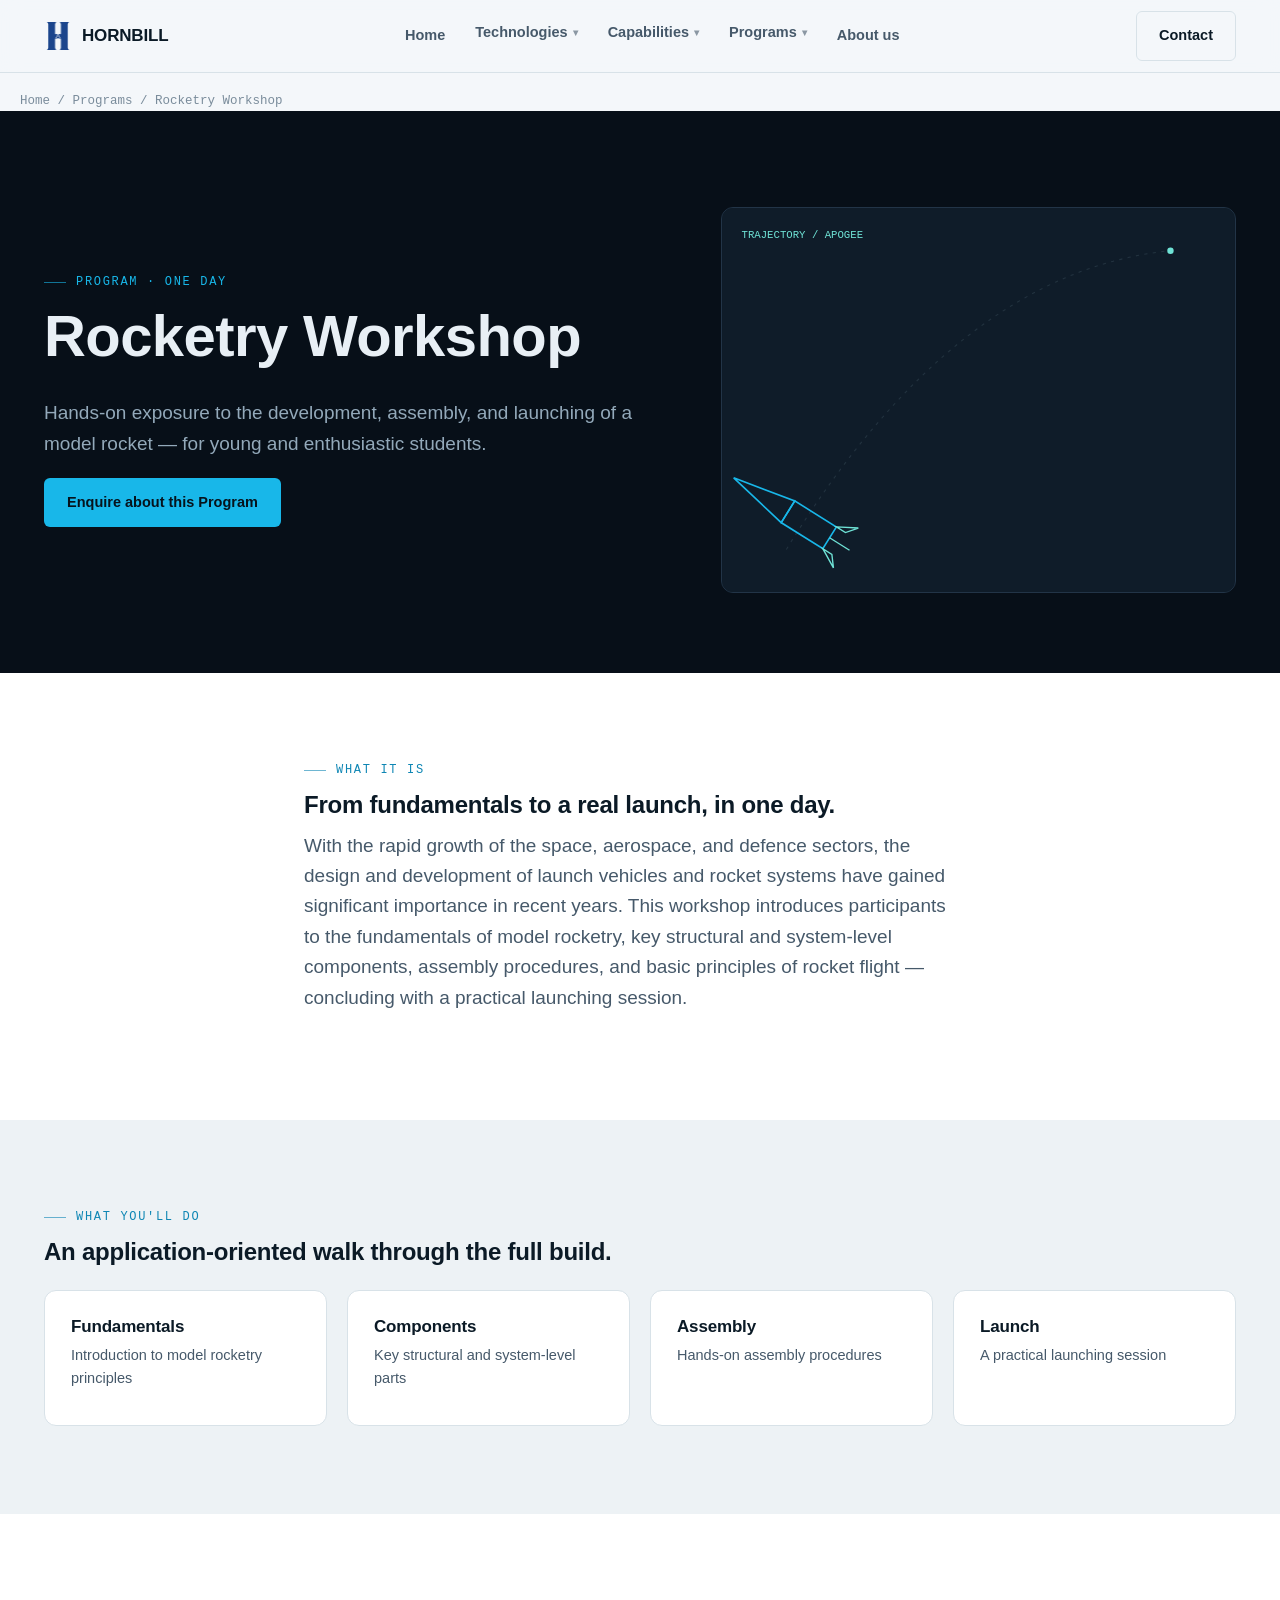
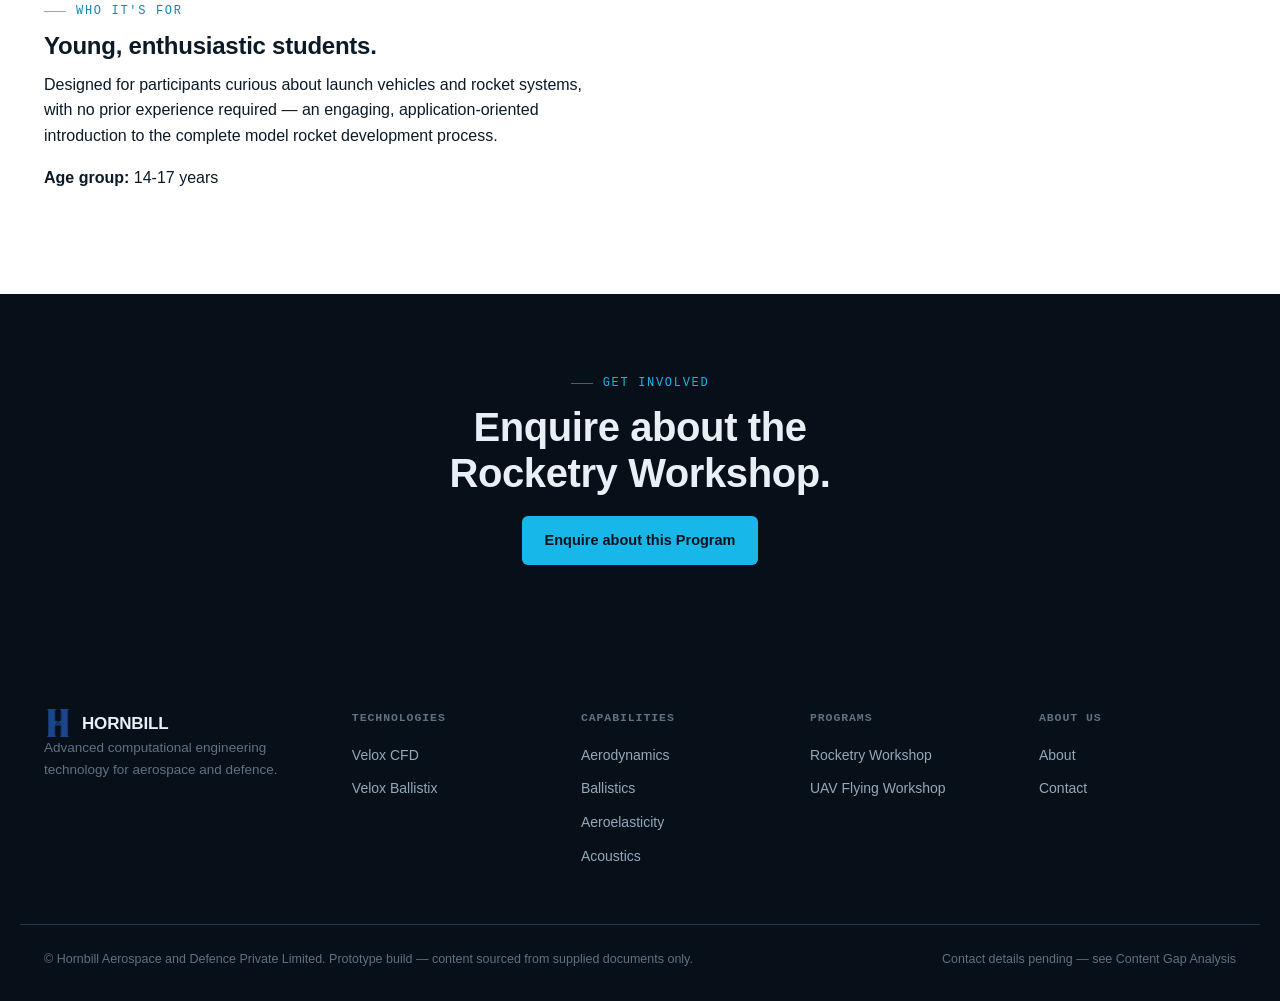
<file: rocketry.html>
<!DOCTYPE html>
<html lang="en">
<head>
<meta charset="UTF-8">
<meta name="viewport" content="width=device-width, initial-scale=1.0">
<title>Rocketry Workshop for Students — Hornbill</title>
<meta name="description" content="A one-day, hands-on Rocketry Workshop giving students exposure to model rocket development, assembly, and launch.">
<link rel="stylesheet" href="css/style.css">
</head>
<body>

<header class="site-header">
  <div class="container">
    <a class="brand" href="index.html">
      <img class="mark" src="Assets/Logo.png" alt="" width="28" height="28">
      <span class="name">HORNBILL</span>
    </a>
    <nav class="primary-nav" aria-label="Primary">
      <ul>
        <li class="nav-item"><a href="index.html">Home</a></li>
        <li class="nav-item">
          <button aria-expanded="false">Technologies <span class="chev">&#9662;</span></button>
          <div class="mega">
            <a class="m-item" href="velox-cfd.html"><span class="m-title">Velox CFD</span><span class="m-desc">High-fidelity external aerodynamic simulation</span></a>
            <div class="m-item is-pending"><span class="m-title">Velox Ballistix <span class="m-soon">template only</span></span><span class="m-desc">Internal ballistics performance prediction</span></div>
            <div class="m-item is-pending"><span class="m-title">Velox Impact <span class="m-soon">content gap</span></span><span class="m-desc">Named in overview deck — no source content supplied</span></div>
          </div>
        </li>
        <li class="nav-item">
          <button aria-expanded="false">Capabilities <span class="chev">&#9662;</span></button>
          <div class="mega">
            <a class="m-item" href="aerodynamics.html"><span class="m-title">Aerodynamics</span><span class="m-desc">Flow &middot; Pressure &middot; Performance</span></a>
            <div class="m-item is-pending"><span class="m-title">Ballistics <span class="m-soon">template only</span></span><span class="m-desc">Internal Behaviour &middot; Performance Prediction</span></div>
            <div class="m-item is-pending"><span class="m-title">Aeroelasticity <span class="m-soon">template only</span></span><span class="m-desc">Fluid &middot; Structure &middot; Interaction</span></div>
            <div class="m-item is-pending"><span class="m-title">Acoustics <span class="m-soon">template only</span></span><span class="m-desc">Source &middot; Propagation &middot; Response</span></div>
          </div>
        </li>
        <li class="nav-item">
          <button aria-expanded="false">Programs <span class="chev">&#9662;</span></button>
          <div class="mega">
            <a class="m-item" href="rocketry.html"><span class="m-title">Rocketry Workshop</span><span class="m-desc">One-day model rocket build &amp; launch</span></a>
            <div class="m-item is-pending"><span class="m-title">UAV Flying Workshop <span class="m-soon">template only</span></span><span class="m-desc">One-day model UAV build &amp; flight</span></div>
          </div>
        </li>
        <li class="nav-item"><a href="company.html">About us</a></li>
      </ul>
    </nav>
    <div class="header-cta">
      <a class="btn btn-outline" href="contact.html">Contact</a>
      <button class="nav-toggle" aria-label="Toggle menu" aria-expanded="false"></button>
    </div>
  </div>
</header>

<main>
  <div class="container breadcrumb"><a href="index.html">Home</a> / <a href="index.html#technologies">Programs</a> / Rocketry Workshop</div>

  <!-- HERO -->
  <section class="section--dark hero section--tight">
    <div class="container hero-grid">
      <div>
        <div class="eyebrow">Program &middot; One Day</div>
        <h1>Rocketry Workshop</h1>
        <p class="lede">Hands-on exposure to the development, assembly, and launching of a model rocket — for young and enthusiastic students.</p>
        <div class="btn-row">
          <a class="btn btn-primary" href="#enquire">Enquire about this Program</a>
        </div>
      </div>
      <div class="visual" aria-hidden="true">
        <svg viewBox="0 0 480 360" width="100%" height="100%" role="img" aria-label="Schematic diagram of a model rocket with a launch trajectory arc">
          <rect width="480" height="360" fill="#0f1c29"/>
          <g stroke="#22323f" stroke-dasharray="3 5">
            <path d="M60 320 Q 220 60 420 40" fill="none"/>
          </g>
          <g transform="translate(70,290) rotate(-58)">
            <polygon points="0,-70 12,-10 -12,-10" fill="none" stroke="#18b7e9" stroke-width="1.5"/>
            <rect x="-12" y="-10" width="24" height="46" fill="none" stroke="#18b7e9" stroke-width="1.5"/>
            <polygon points="-12,36 -22,54 -12,46" fill="none" stroke="#6fe3d6" stroke-width="1.3"/>
            <polygon points="12,36 22,54 12,46" fill="none" stroke="#6fe3d6" stroke-width="1.3"/>
            <line x1="0" y1="36" x2="0" y2="58" stroke="#6fe3d6" stroke-width="1.3"/>
          </g>
          <circle cx="420" cy="40" r="3" fill="#6fe3d6"/>
          <text x="18" y="28" fill="#6fe3d6" font-family="ui-monospace,Consolas,monospace" font-size="10">TRAJECTORY / APOGEE</text>
        </svg>
      </div>
    </div>
  </section>

  <!-- WHAT IT IS -->
  <section class="section section--panel">
    <div class="container" style="max-width:720px">
      <div class="eyebrow">What It Is</div>
      <h2>From fundamentals to a real launch, in one day.</h2>
      <p class="lede">With the rapid growth of the space, aerospace, and defence sectors, the design and development of launch vehicles and rocket systems have gained significant importance in recent years. This workshop introduces participants to the fundamentals of model rocketry, key structural and system-level components, assembly procedures, and basic principles of rocket flight — concluding with a practical launching session.</p>
    </div>
  </section>

  <!-- WHAT YOU'LL DO -->
  <section class="section section--grey">
    <div class="container">
      <div class="eyebrow">What You'll Do</div>
      <h2>An application-oriented walk through the full build.</h2>
      <div class="grid cols-4" style="margin-top:24px">
        <div class="card"><h4>Fundamentals</h4><p>Introduction to model rocketry principles</p></div>
        <div class="card"><h4>Components</h4><p>Key structural and system-level parts</p></div>
        <div class="card"><h4>Assembly</h4><p>Hands-on assembly procedures</p></div>
        <div class="card"><h4>Launch</h4><p>A practical launching session</p></div>
      </div>
    </div>
  </section>

  <!-- WHO IT'S FOR -->
  <section class="section section--panel">
    <div class="container two-col">
      <div>
        <div class="eyebrow">Who It's For</div>
        <h2>Young, enthusiastic students.</h2>
        <p>Designed for participants curious about launch vehicles and rocket systems, with no prior experience required — an engaging, application-oriented introduction to the complete model rocket development process.</p>
        <p><strong>Age group:</strong> 14-17 years</p>
      </div>
    </div>
  </section>

  <!-- ENQUIRE -->
  <section class="section--dark cta-band" id="enquire">
    <div class="container">
      <div class="eyebrow" style="justify-content:center">Get Involved</div>
      <h2>Enquire about the Rocketry Workshop.</h2>
      <div class="btn-row"><a class="btn btn-primary" href="contact.html">Enquire about this Program</a></div>
    </div>
  </section>
</main>

<footer class="site-footer">
  <div class="container footer-grid">
    <div class="footer-brand">
      <div class="brand" style="color:var(--text-on-dark)">
        <img class="mark" src="Assets/Logo.png" alt="" width="28" height="28">
        <span class="name">HORNBILL</span>
      </div>
      <p>Advanced computational engineering technology for aerospace and defence.</p>
    </div>
    <div>
      <h5>Technologies</h5>
      <ul><li><a href="velox-cfd.html">Velox CFD</a></li><li><a href="index.html#technologies">Velox Ballistix</a></li></ul>
    </div>
    <div>
      <h5>Capabilities</h5>
      <ul><li><a href="aerodynamics.html">Aerodynamics</a></li><li><a href="index.html#capabilities">Ballistics</a></li><li><a href="index.html#capabilities">Aeroelasticity</a></li><li><a href="index.html#capabilities">Acoustics</a></li></ul>
    </div>
    <div>
      <h5>Programs</h5>
      <ul><li><a href="rocketry.html">Rocketry Workshop</a></li><li><a href="index.html#technologies">UAV Flying Workshop</a></li></ul>
    </div>
    <div>
      <h5>About us</h5>
      <ul><li><a href="company.html">About</a></li><li><a href="contact.html">Contact</a></li></ul>
    </div>
  </div>
  <div class="container footer-bottom">
    <span>&copy; Hornbill Aerospace and Defence Private Limited. Prototype build — content sourced from supplied documents only.</span>
    <span>Contact details pending — see Content Gap Analysis</span>
  </div>
</footer>

<script src="js/main.js"></script>
</body>
</html>
</file>
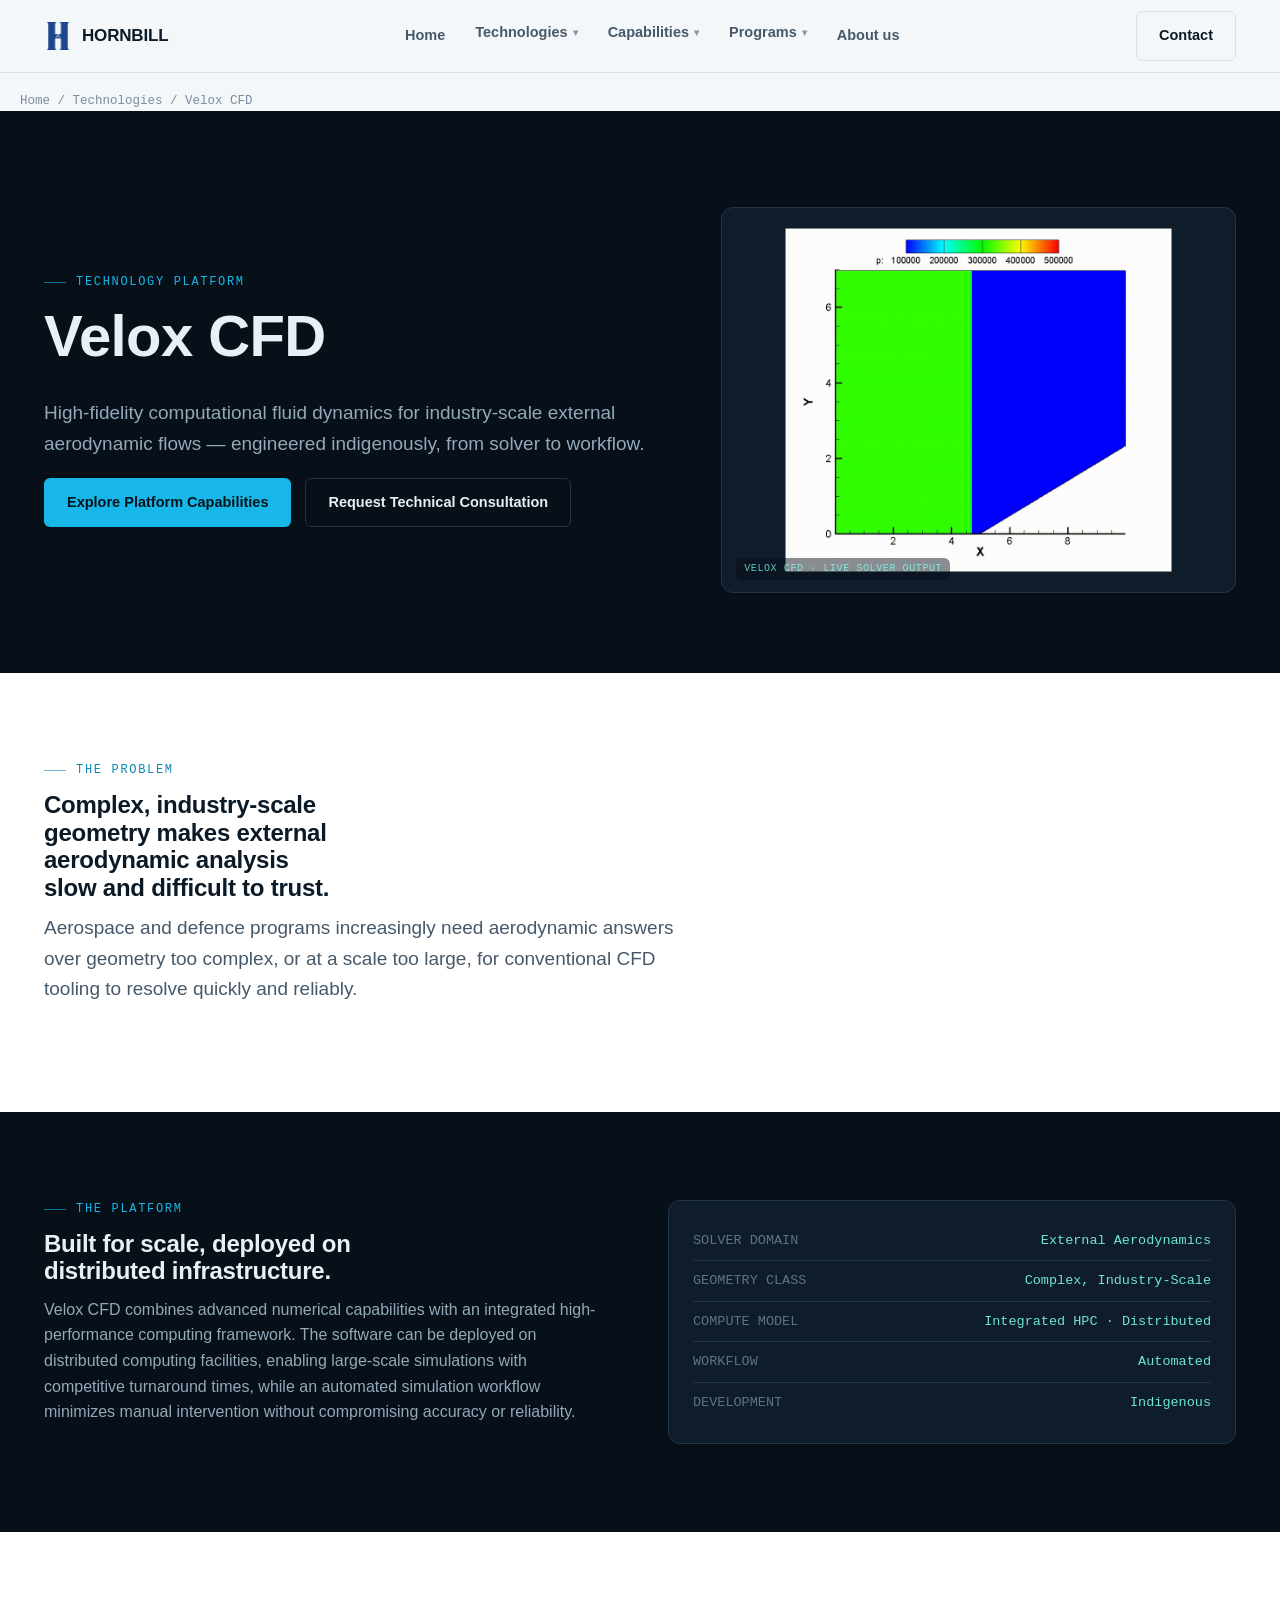
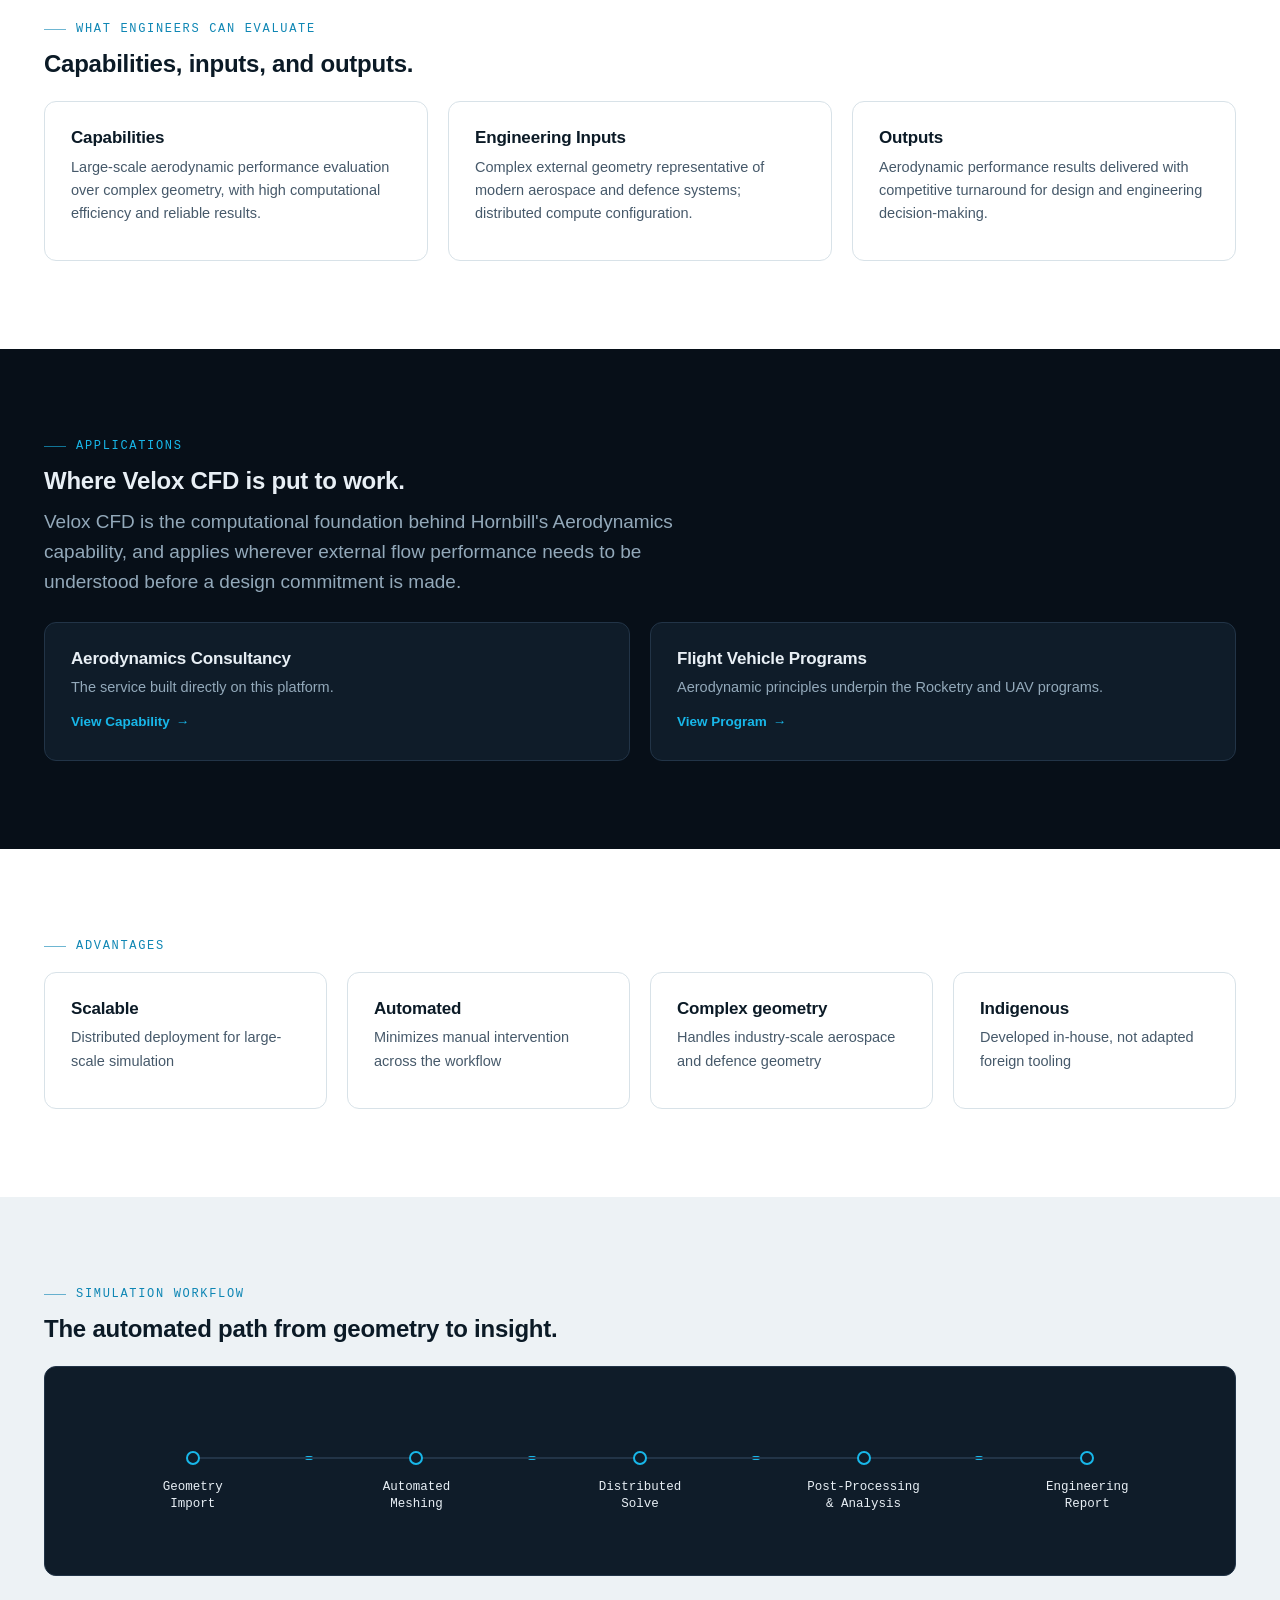
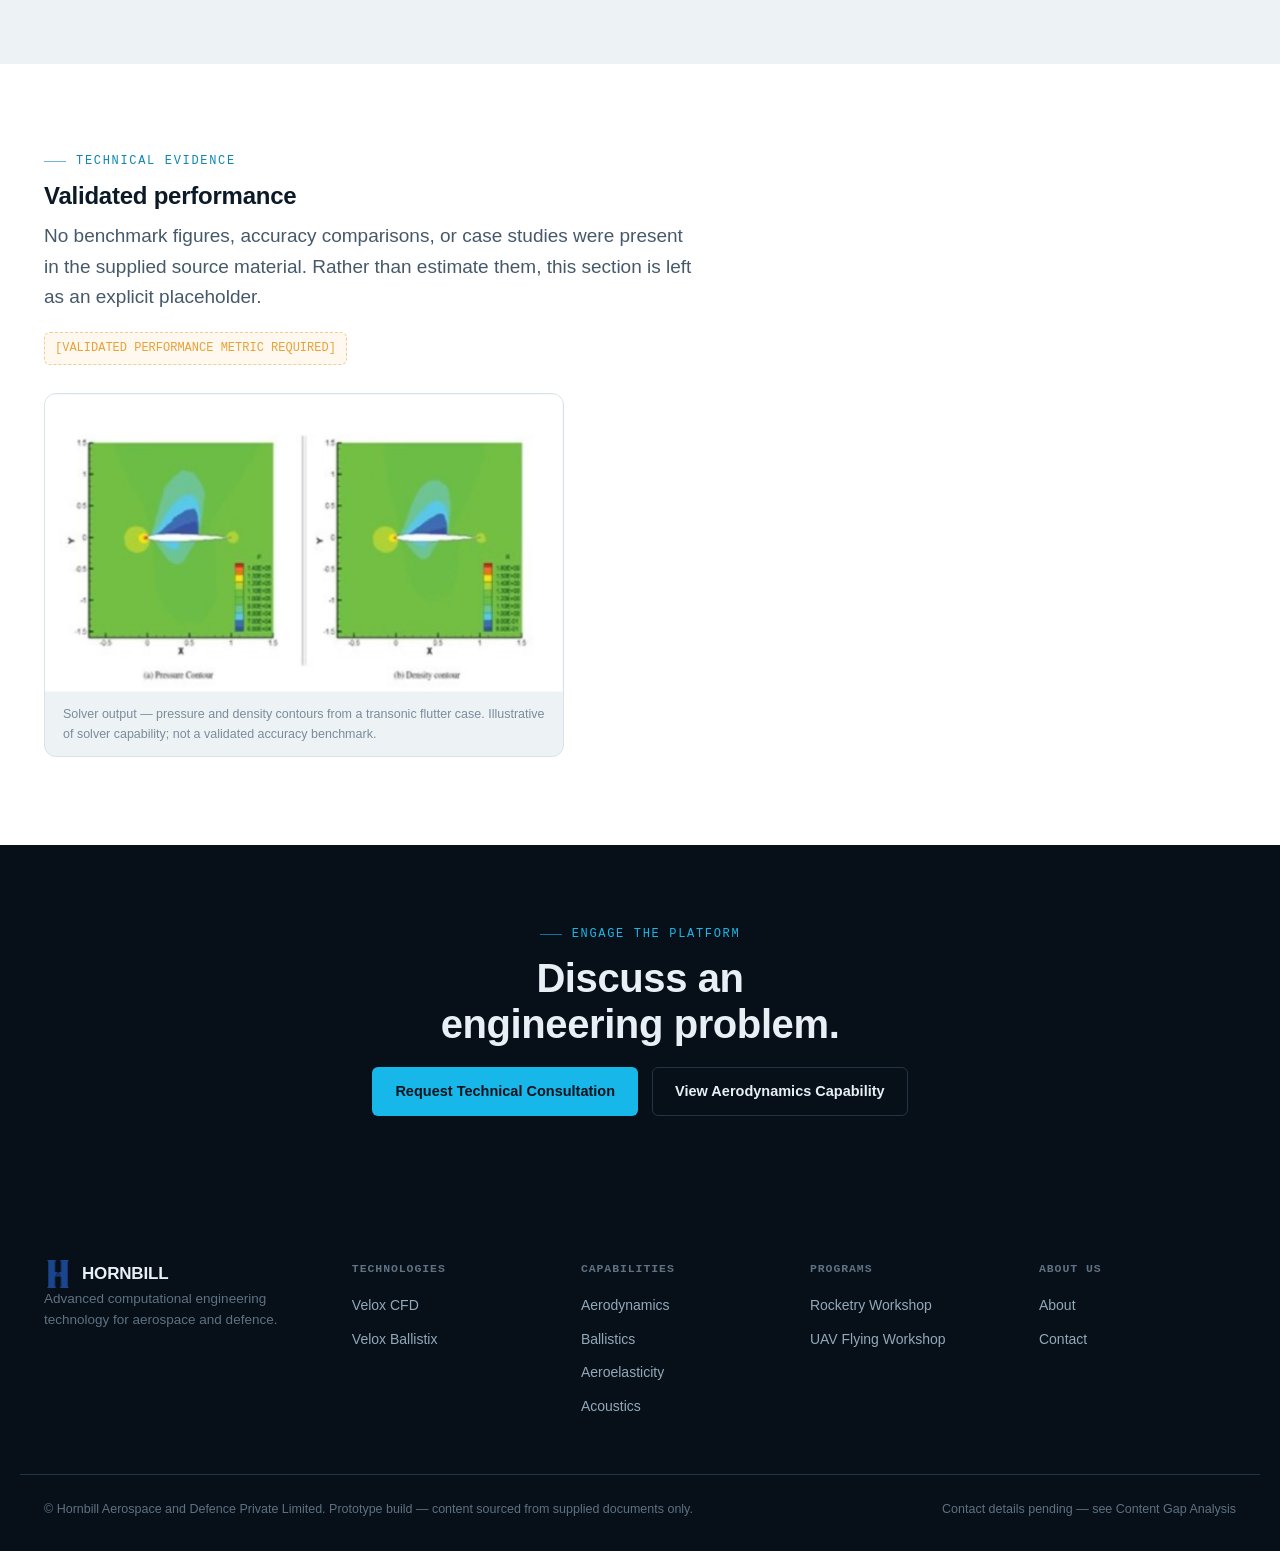
<file: velox-cfd.html>
<!DOCTYPE html>
<html lang="en">
<head>
<meta charset="UTF-8">
<meta name="viewport" content="width=device-width, initial-scale=1.0">
<title>Velox CFD — Indigenous Computational Fluid Dynamics Software</title>
<meta name="description" content="Velox CFD is an indigenous CFD platform for high-fidelity simulation of industry-scale external aerodynamic flows over complex geometry.">
<link rel="stylesheet" href="css/style.css">
</head>
<body>

<header class="site-header">
  <div class="container">
    <a class="brand" href="index.html">
      <img class="mark" src="Assets/Logo.png" alt="" width="28" height="28">
      <span class="name">HORNBILL</span>
    </a>
    <nav class="primary-nav" aria-label="Primary">
      <ul>
        <li class="nav-item"><a href="index.html">Home</a></li>
        <li class="nav-item">
          <button aria-expanded="false">Technologies <span class="chev">&#9662;</span></button>
          <div class="mega">
            <a class="m-item" href="velox-cfd.html"><span class="m-title">Velox CFD</span><span class="m-desc">High-fidelity external aerodynamic simulation</span></a>
            <div class="m-item is-pending"><span class="m-title">Velox Ballistix <span class="m-soon">template only</span></span><span class="m-desc">Internal ballistics performance prediction</span></div>
            <div class="m-item is-pending"><span class="m-title">Velox Impact <span class="m-soon">content gap</span></span><span class="m-desc">Named in overview deck — no source content supplied</span></div>
          </div>
        </li>
        <li class="nav-item">
          <button aria-expanded="false">Capabilities <span class="chev">&#9662;</span></button>
          <div class="mega">
            <a class="m-item" href="aerodynamics.html"><span class="m-title">Aerodynamics</span><span class="m-desc">Flow &middot; Pressure &middot; Performance</span></a>
            <div class="m-item is-pending"><span class="m-title">Ballistics <span class="m-soon">template only</span></span><span class="m-desc">Internal Behaviour &middot; Performance Prediction</span></div>
            <div class="m-item is-pending"><span class="m-title">Aeroelasticity <span class="m-soon">template only</span></span><span class="m-desc">Fluid &middot; Structure &middot; Interaction</span></div>
            <div class="m-item is-pending"><span class="m-title">Acoustics <span class="m-soon">template only</span></span><span class="m-desc">Source &middot; Propagation &middot; Response</span></div>
          </div>
        </li>
        <li class="nav-item">
          <button aria-expanded="false">Programs <span class="chev">&#9662;</span></button>
          <div class="mega">
            <a class="m-item" href="rocketry.html"><span class="m-title">Rocketry Workshop</span><span class="m-desc">One-day model rocket build &amp; launch</span></a>
            <div class="m-item is-pending"><span class="m-title">UAV Flying Workshop <span class="m-soon">template only</span></span><span class="m-desc">One-day model UAV build &amp; flight</span></div>
          </div>
        </li>
        <li class="nav-item"><a href="company.html">About us</a></li>
      </ul>
    </nav>
    <div class="header-cta">
      <a class="btn btn-outline" href="contact.html">Contact</a>
      <button class="nav-toggle" aria-label="Toggle menu" aria-expanded="false"></button>
    </div>
  </div>
</header>

<main>
  <div class="container breadcrumb"><a href="index.html">Home</a> / <a href="index.html#technologies">Technologies</a> / Velox CFD</div>

  <!-- HERO -->
  <section class="section--dark hero section--tight">
    <div class="container hero-grid">
      <div>
        <div class="eyebrow">Technology Platform</div>
        <h1>Velox CFD</h1>
        <p class="lede">High-fidelity computational fluid dynamics for industry-scale external aerodynamic flows — engineered indigenously, from solver to workflow.</p>
        <div class="btn-row">
          <a class="btn btn-primary" href="#capabilities-block">Explore Platform Capabilities</a>
          <a class="btn btn-outline" href="contact.html">Request Technical Consultation</a>
        </div>
      </div>
      <div class="visual">
        <img src="Assets/aerodynamics.gif" alt="CFD simulation output from Velox CFD showing a pressure field over a wedge geometry" loading="lazy">
        <span class="figcaption">VELOX CFD &middot; LIVE SOLVER OUTPUT</span>
      </div>
    </div>
  </section>

  <!-- PROBLEM -->
  <section class="section section--panel">
    <div class="container">
      <div class="eyebrow">The Problem</div>
      <h2 style="max-width:26ch">Complex, industry-scale geometry makes external aerodynamic analysis slow and difficult to trust.</h2>
      <p class="lede">Aerospace and defence programs increasingly need aerodynamic answers over geometry too complex, or at a scale too large, for conventional CFD tooling to resolve quickly and reliably.</p>
    </div>
  </section>

  <!-- PLATFORM -->
  <section class="section section--dark">
    <div class="container two-col">
      <div>
        <div class="eyebrow">The Platform</div>
        <h2>Built for scale, deployed on distributed infrastructure.</h2>
        <p>Velox CFD combines advanced numerical capabilities with an integrated high-performance computing framework. The software can be deployed on distributed computing facilities, enabling large-scale simulations with competitive turnaround times, while an automated simulation workflow minimizes manual intervention without compromising accuracy or reliability.</p>
      </div>
      <div class="spec-block">
        <div class="spec-row"><span class="k">SOLVER DOMAIN</span><span class="v">External Aerodynamics</span></div>
        <div class="spec-row"><span class="k">GEOMETRY CLASS</span><span class="v">Complex, Industry-Scale</span></div>
        <div class="spec-row"><span class="k">COMPUTE MODEL</span><span class="v">Integrated HPC · Distributed</span></div>
        <div class="spec-row"><span class="k">WORKFLOW</span><span class="v">Automated</span></div>
        <div class="spec-row"><span class="k">DEVELOPMENT</span><span class="v">Indigenous</span></div>
      </div>
    </div>
  </section>

  <!-- CAPABILITIES / INPUTS / OUTPUTS -->
  <section class="section section--panel" id="capabilities-block">
    <div class="container">
      <div class="eyebrow">What Engineers Can Evaluate</div>
      <h2>Capabilities, inputs, and outputs.</h2>
      <div class="grid cols-3" style="margin-top:24px">
        <div class="card"><h4>Capabilities</h4><p>Large-scale aerodynamic performance evaluation over complex geometry, with high computational efficiency and reliable results.</p></div>
        <div class="card"><h4>Engineering Inputs</h4><p>Complex external geometry representative of modern aerospace and defence systems; distributed compute configuration.</p></div>
        <div class="card"><h4>Outputs</h4><p>Aerodynamic performance results delivered with competitive turnaround for design and engineering decision-making.</p></div>
      </div>
    </div>
  </section>

  <!-- APPLICATIONS -->
  <section class="section section--dark">
    <div class="container">
      <div class="eyebrow">Applications</div>
      <h2>Where Velox CFD is put to work.</h2>
      <p class="lede">Velox CFD is the computational foundation behind Hornbill's Aerodynamics capability, and applies wherever external flow performance needs to be understood before a design commitment is made.</p>
      <div class="grid cols-2" style="margin-top:24px">
        <a class="card card-link" href="aerodynamics.html"><h4>Aerodynamics Consultancy</h4><p>The service built directly on this platform.</p><span class="btn-text">View Capability</span></a>
        <a class="card card-link" href="rocketry.html"><h4>Flight Vehicle Programs</h4><p>Aerodynamic principles underpin the Rocketry and UAV programs.</p><span class="btn-text">View Program</span></a>
      </div>
    </div>
  </section>

  <!-- ADVANTAGES -->
  <section class="section section--panel">
    <div class="container">
      <div class="eyebrow">Advantages</div>
      <div class="grid cols-4" style="margin-top:16px">
        <div class="card"><h4>Scalable</h4><p>Distributed deployment for large-scale simulation</p></div>
        <div class="card"><h4>Automated</h4><p>Minimizes manual intervention across the workflow</p></div>
        <div class="card"><h4>Complex geometry</h4><p>Handles industry-scale aerospace and defence geometry</p></div>
        <div class="card"><h4>Indigenous</h4><p>Developed in-house, not adapted foreign tooling</p></div>
      </div>
    </div>
  </section>

  <!-- WORKFLOW -->
  <section class="section section--grey">
    <div class="container">
      <div class="eyebrow">Simulation Workflow</div>
      <h2>The automated path from geometry to insight.</h2>
      <div class="dark-panel" style="margin-top:24px">
        <div class="workflow" role="list" aria-label="Velox CFD simulation workflow">
          <div class="wf-node" role="listitem"><div class="dot"></div><div class="label">Geometry<br>Import</div></div>
          <div class="wf-node" role="listitem"><span class="wf-pulse" aria-hidden="true"></span><div class="dot"></div><div class="label">Automated<br>Meshing</div></div>
          <div class="wf-node" role="listitem"><span class="wf-pulse" aria-hidden="true" style="animation-delay:1.2s"></span><div class="dot"></div><div class="label">Distributed<br>Solve</div></div>
          <div class="wf-node" role="listitem"><span class="wf-pulse" aria-hidden="true" style="animation-delay:2.4s"></span><div class="dot"></div><div class="label">Post-Processing<br>&amp; Analysis</div></div>
          <div class="wf-node" role="listitem"><span class="wf-pulse" aria-hidden="true" style="animation-delay:3.6s"></span><div class="dot"></div><div class="label">Engineering<br>Report</div></div>
        </div>
      </div>
    </div>
  </section>

  <!-- TECHNICAL EVIDENCE -->
  <section class="section section--panel">
    <div class="container">
      <div class="eyebrow">Technical Evidence</div>
      <h2>Validated performance</h2>
      <p class="lede">No benchmark figures, accuracy comparisons, or case studies were present in the supplied source material. Rather than estimate them, this section is left as an explicit placeholder.</p>
      <p><span class="metric-placeholder">[VALIDATED PERFORMANCE METRIC REQUIRED]</span></p>

      <figure style="margin:28px 0 0;max-width:520px;border:1px solid var(--border-light);border-radius:var(--radius-md);overflow:hidden;background:var(--light-grey)">
        <img src="Assets/flutter.png" alt="Velox CFD pressure and density contours around an airfoil, from a transonic flutter analysis" style="width:100%;display:block" loading="lazy">
        <figcaption style="padding:12px 18px;font-size:12.5px;color:var(--ink-faint)">Solver output — pressure and density contours from a transonic flutter case. Illustrative of solver capability; not a validated accuracy benchmark.</figcaption>
      </figure>
    </div>
  </section>

  <section class="section--dark cta-band">
    <div class="container">
      <div class="eyebrow" style="justify-content:center">Engage the Platform</div>
      <h2>Discuss an engineering problem.</h2>
      <div class="btn-row">
        <a class="btn btn-primary" href="contact.html">Request Technical Consultation</a>
        <a class="btn btn-outline" href="aerodynamics.html">View Aerodynamics Capability</a>
      </div>
    </div>
  </section>
</main>

<footer class="site-footer">
  <div class="container footer-grid">
    <div class="footer-brand">
      <div class="brand" style="color:var(--text-on-dark)">
        <img class="mark" src="Assets/Logo.png" alt="" width="28" height="28">
        <span class="name">HORNBILL</span>
      </div>
      <p>Advanced computational engineering technology for aerospace and defence.</p>
    </div>
    <div>
      <h5>Technologies</h5>
      <ul><li><a href="velox-cfd.html">Velox CFD</a></li><li><a href="index.html#technologies">Velox Ballistix</a></li></ul>
    </div>
    <div>
      <h5>Capabilities</h5>
      <ul><li><a href="aerodynamics.html">Aerodynamics</a></li><li><a href="index.html#capabilities">Ballistics</a></li><li><a href="index.html#capabilities">Aeroelasticity</a></li><li><a href="index.html#capabilities">Acoustics</a></li></ul>
    </div>
    <div>
      <h5>Programs</h5>
      <ul><li><a href="rocketry.html">Rocketry Workshop</a></li><li><a href="index.html#technologies">UAV Flying Workshop</a></li></ul>
    </div>
    <div>
      <h5>About us</h5>
      <ul><li><a href="company.html">About</a></li><li><a href="contact.html">Contact</a></li></ul>
    </div>
  </div>
  <div class="container footer-bottom">
    <span>&copy; Hornbill Aerospace and Defence Private Limited. Prototype build — content sourced from supplied documents only.</span>
    <span>Contact details pending — see Content Gap Analysis</span>
  </div>
</footer>

<script src="js/main.js"></script>
</body>
</html>
</file>
<file: css/style.css>
/* ===========================================================
   HORNBILL — Computational Intelligence design system
   =========================================================== */

:root {
  /* Core palette */
  --navy-900: #070f18;
  --navy-800: #0f1c29;
  --navy-700: #16293a;
  --navy-600: #1d3244;
  --graphite: #253340;
  --cyan: #18b7e9;
  --cyan-strong: #0e86b4;
  --turquoise: #6fe3d6;

  --off-white: #f4f7fa;
  --paper: #ffffff;
  --light-grey: #edf2f5;
  --border-light: #d8e2e8;

  --ink: #0b1a26;
  --ink-muted: #46596a;
  --ink-faint: #7a8c9b;

  --text-on-dark: #e8eff5;
  --text-muted-on-dark: #93a9ba;
  --text-faint-on-dark: #5e7284;
  --border-dark: #223447;

  --font-display: ui-sans-serif, "Segoe UI Semibold", "Segoe UI", "Helvetica Neue", Arial, sans-serif;
  --font-body: ui-sans-serif, "Segoe UI", "Helvetica Neue", Arial, sans-serif;
  --font-mono: ui-monospace, "Cascadia Code", "Consolas", "SFMono-Regular", Menlo, monospace;

  --max: 1240px;
  --radius-sm: 6px;
  --radius-md: 12px;
  --radius-pill: 999px;
  --shadow-1: 0 1px 2px rgba(11, 26, 38, 0.06), 0 8px 24px rgba(11, 26, 38, 0.06);
}

* { box-sizing: border-box; }
html, body { overflow-x: hidden; }
html { scroll-behavior: smooth; }
@media (prefers-reduced-motion: reduce) {
  html { scroll-behavior: auto; }
  * { animation-duration: 0.001ms !important; animation-iteration-count: 1 !important; transition-duration: 0.001ms !important; }
}

body {
  margin: 0;
  background: var(--off-white);
  color: var(--ink);
  font-family: var(--font-body);
  line-height: 1.6;
  font-size: 16px;
  -webkit-font-smoothing: antialiased;
}

a { color: inherit; text-decoration: none; }
img, svg { max-width: 100%; display: block; }

h1, h2, h3, h4 {
  font-family: var(--font-display);
  line-height: 1.15;
  letter-spacing: -0.01em;
  margin: 0 0 0.5em;
  text-wrap: balance;
}
p { margin: 0 0 1em; max-width: 62ch; }
ul, ol { padding-left: 1.15em; }
li { margin: 0.35em 0; }

a:focus-visible, button:focus-visible, input:focus-visible, textarea:focus-visible, select:focus-visible {
  outline: 2px solid var(--cyan);
  outline-offset: 2px;
}

.container { max-width: var(--max); margin: 0 auto; padding: 0 24px; }
.section { padding: 88px 0; }
.section--tight { padding: 56px 0; }
.section--dark { background: var(--navy-900); color: var(--text-on-dark); }
.section--dark p, .dark-panel p { color: var(--text-muted-on-dark); }
.section--dark h1, .section--dark h2, .section--dark h3, .section--dark h4,
.dark-panel h1, .dark-panel h2, .dark-panel h3, .dark-panel h4 { color: var(--text-on-dark); }

.dark-panel {
  background: var(--navy-800); border: 1px solid var(--border-dark); border-radius: var(--radius-md);
  padding: 44px 36px; color: var(--text-on-dark);
}
.section--panel { background: var(--paper); }
.section--grey { background: var(--light-grey); }

.eyebrow {
  font-family: var(--font-mono);
  font-size: 12px;
  letter-spacing: 0.14em;
  text-transform: uppercase;
  color: var(--cyan-strong);
  margin: 0 0 0.9em;
  display: flex;
  align-items: center;
  gap: 10px;
}
.section--dark .eyebrow { color: var(--cyan); }
.eyebrow::before { content: ""; width: 22px; height: 1px; background: currentColor; opacity: 0.6; }

.lede { font-size: 19px; color: var(--ink-muted); max-width: 62ch; }
.section--dark .lede { color: var(--text-muted-on-dark); }

/* ---------- Buttons ---------- */
.btn {
  display: inline-flex;
  align-items: center;
  gap: 8px;
  font-family: var(--font-body);
  font-size: 14.5px;
  font-weight: 600;
  padding: 12px 22px;
  border-radius: var(--radius-sm);
  border: 1px solid transparent;
  cursor: pointer;
  transition: background 0.15s ease, border-color 0.15s ease, color 0.15s ease, transform 0.1s ease;
}
.btn:active { transform: translateY(1px); }
.btn-primary { background: var(--cyan); color: #06131c; }
.btn-primary:hover { background: var(--turquoise); }
.btn-outline { border-color: var(--border-light); color: var(--ink); background: transparent; }
.btn-outline:hover { border-color: var(--cyan-strong); color: var(--cyan-strong); }
.section--dark .btn-outline { border-color: var(--border-dark); color: var(--text-on-dark); }
.section--dark .btn-outline:hover { border-color: var(--cyan); color: var(--cyan); }
.btn-text { padding: 0; color: var(--cyan-strong); font-weight: 600; }
.btn-text::after { content: "→"; margin-left: 6px; display: inline-block; transition: transform 0.15s ease; }
.btn-text:hover::after { transform: translateX(3px); }
.section--dark .btn-text { color: var(--cyan); }
.btn-row { display: flex; gap: 14px; flex-wrap: wrap; margin-top: 8px; }

/* ---------- Header ---------- */
.site-header {
  position: sticky; top: 0; z-index: 100;
  background: rgba(244, 247, 250, 0.92);
  backdrop-filter: blur(10px);
  border-bottom: 1px solid var(--border-light);
}
.site-header .container { display: flex; align-items: center; justify-content: space-between; height: 72px; }
.brand { display: flex; align-items: center; gap: 10px; font-family: var(--font-display); font-weight: 700; font-size: 17px; color: var(--ink); }
.brand .mark { width: 28px; height: 28px; flex-shrink: 0; object-fit: contain; }
.brand .name { letter-spacing: -0.01em; }
.brand .company-name { font-size: 12px; letter-spacing: 0; line-height: 1.2; max-width: 250px; }

.primary-nav { display: flex; align-items: center; gap: 4px; }
.primary-nav > ul { display: flex; list-style: none; margin: 0; padding: 0; gap: 2px; }
.nav-item { position: relative; }
.nav-item > a, .nav-item > button {
  display: flex; align-items: center; gap: 5px;
  background: none; border: none; cursor: pointer;
  font-family: var(--font-body); font-size: 14.5px; font-weight: 600; color: var(--ink-muted);
  padding: 10px 14px; border-radius: var(--radius-sm);
}
.nav-item > a:hover, .nav-item > button:hover, .nav-item.is-open > button { color: var(--ink); background: var(--light-grey); }
.nav-item .chev { font-size: 10px; opacity: 0.6; transition: transform 0.15s ease; }
.nav-item.is-open .chev { transform: rotate(180deg); }

.mega {
  position: absolute; top: calc(100% + 10px); left: 0;
  min-width: 340px; background: var(--paper); border: 1px solid var(--border-light);
  border-radius: var(--radius-md); box-shadow: var(--shadow-1);
  padding: 10px; display: none; z-index: 50;
}
.nav-item.is-open .mega { display: block; }
.mega a { display: block; padding: 12px 14px; border-radius: var(--radius-sm); }
.mega a:hover { background: var(--light-grey); }
.mega .m-title { font-size: 14.5px; font-weight: 700; color: var(--ink); display: flex; align-items: center; gap: 8px; }
.mega .m-desc { font-size: 12.5px; color: var(--ink-faint); margin-top: 2px; }
.mega .m-item.is-pending { padding: 12px 14px; cursor: default; }
.mega .m-item.is-pending:hover { background: none; }
.mega .m-item.is-pending .m-title { color: var(--ink-faint); }
.m-soon { font-family: var(--font-mono); font-size: 9.5px; letter-spacing: 0.06em; text-transform: uppercase; color: #b5721a; background: rgba(232, 162, 58, 0.14); border: 1px solid rgba(232, 162, 58, 0.35); border-radius: var(--radius-pill); padding: 1px 7px; }

.header-cta { display: flex; align-items: center; gap: 10px; }
.nav-toggle { display: none; background: none; border: 1px solid var(--border-light); border-radius: var(--radius-sm); width: 40px; height: 40px; cursor: pointer; }
.nav-toggle span, .nav-toggle::before, .nav-toggle::after { content: ""; display: block; width: 18px; height: 2px; background: var(--ink); margin: 0 auto; }
.nav-toggle::before { margin-bottom: 4px; }
.nav-toggle::after { margin-top: 4px; }

/* ---------- Breadcrumb ---------- */
.breadcrumb { font-family: var(--font-mono); font-size: 12.5px; color: var(--ink-faint); padding: 18px 0 0; }
.breadcrumb a { color: var(--ink-faint); }
.breadcrumb a:hover { color: var(--cyan-strong); }
.section--dark .breadcrumb { color: var(--text-faint-on-dark); }

/* ---------- Hero ---------- */
.hero { position: relative; overflow: hidden; padding: 96px 0 80px; }
.hero-grid { display: grid; grid-template-columns: 1.1fr 0.9fr; gap: 48px; align-items: center; }
.hero h1 { font-size: clamp(34px, 4.6vw, 58px); }
.hero .visual { border-radius: var(--radius-md); overflow: hidden; border: 1px solid var(--border-dark); background: var(--navy-800); aspect-ratio: 4/3; }
.section--dark .hero .visual { border-color: var(--border-dark); }
.hero-field { padding-top: 8px; }
.hero-field .k { font-family: var(--font-mono); font-size: 11px; letter-spacing: 0.08em; text-transform: uppercase; color: var(--text-faint-on-dark); }
.hero-field .v { font-size: 14px; margin-top: 3px; }

/* ---------- Cards / grids ---------- */
.grid { display: grid; gap: 20px; }
.grid.cols-2 { grid-template-columns: repeat(auto-fit, minmax(260px, 1fr)); }
.grid.cols-3 { grid-template-columns: repeat(auto-fit, minmax(220px, 1fr)); }
.grid.cols-4 { grid-template-columns: repeat(auto-fit, minmax(180px, 1fr)); }

.card {
  background: var(--paper); border: 1px solid var(--border-light); border-radius: var(--radius-md);
  padding: 26px 26px; transition: border-color 0.15s ease, transform 0.15s ease;
}
.card:hover { border-color: var(--cyan-strong); }
.card h3, .card h4 { font-size: 17px; margin-bottom: 8px; }
.card p { color: var(--ink-muted); font-size: 14.5px; margin-bottom: 0.6em; }
.section--dark .card { background: var(--navy-800); border-color: var(--border-dark); }
.section--dark .card:hover { border-color: var(--cyan); }
.section--dark .card p { color: var(--text-muted-on-dark); }

.card-link { display: block; }
.card-link .btn-text { margin-top: 10px; font-size: 13.5px; }

/* ---------- Capability module (alternating, not a card grid) ---------- */
.module { display: grid; grid-template-columns: 1fr 1fr; gap: 56px; align-items: center; padding: 64px 0; border-top: 1px solid var(--border-dark); }
.module:first-of-type { border-top: none; }
.module.flip .m-copy { order: 2; }
.module.flip .m-visual { order: 1; }
.m-arc { font-family: var(--font-mono); font-size: 12.5px; letter-spacing: 0.08em; text-transform: uppercase; color: var(--cyan); display: flex; gap: 10px; margin-bottom: 14px; }
.m-arc span:not(:last-child)::after { content: "→"; margin-left: 10px; color: var(--text-faint-on-dark); }
.module h3 { font-size: 26px; }
.m-visual { border-radius: var(--radius-md); overflow: hidden; border: 1px solid var(--border-dark); background: var(--navy-800); aspect-ratio: 5/4; }

/* Real simulation media (photos/GIFs/PNGs from Assets) sit letterboxed inside the
   dark instrument-panel visuals, alongside the hand-drawn SVG motifs used elsewhere. */
.visual img, .m-visual img {
  width: 100%; height: 100%; object-fit: contain; padding: 20px; box-sizing: border-box;
}
.visual .figcaption, .m-visual .figcaption {
  position: absolute; left: 14px; bottom: 12px; font-family: var(--font-mono); font-size: 10px;
  letter-spacing: 0.06em; text-transform: uppercase; color: var(--turquoise); opacity: 0.85;
  background: rgba(7, 15, 24, 0.55); padding: 3px 8px; border-radius: var(--radius-sm);
}
.visual, .m-visual { position: relative; }

/* ---------- Workflow diagram ---------- */
.workflow { display: flex; gap: 0; overflow-x: auto; padding: 8px 0 18px; margin-top: 32px; }
.wf-node { flex: 1 0 150px; text-align: center; position: relative; padding: 0 10px; }
.wf-node .dot { width: 14px; height: 14px; border-radius: 50%; background: var(--navy-800); border: 2px solid var(--cyan); margin: 0 auto 14px; position: relative; z-index: 2; }
.wf-node .label { font-family: var(--font-mono); font-size: 12.5px; color: var(--text-on-dark); line-height: 1.35; }
.wf-node::before { content: ""; position: absolute; top: 6px; left: -50%; width: 100%; height: 2px; background: var(--border-dark); z-index: 1; }
.wf-node:first-child::before { display: none; }
.wf-pulse { position: absolute; top: 5px; left: 0; width: 8px; height: 4px; border-radius: 2px; background: var(--cyan); animation: pulseMove 5s linear infinite; }
@keyframes pulseMove { 0% { left: 0%; opacity: 0; } 5% { opacity: 1; } 95% { opacity: 1; } 100% { left: 100%; opacity: 0; } }
@media (prefers-reduced-motion: reduce) { .wf-pulse { display: none; } }

/* ---------- Spec block ---------- */
.spec-block { font-family: var(--font-mono); font-size: 13.5px; background: var(--navy-800); border: 1px solid var(--border-dark); border-radius: var(--radius-md); padding: 20px 24px; }
.spec-row { display: flex; justify-content: space-between; gap: 20px; padding: 9px 0; border-bottom: 1px solid var(--border-dark); }
.spec-row:last-child { border-bottom: none; }
.spec-row .k { color: var(--text-faint-on-dark); }
.spec-row .v { color: var(--turquoise); text-align: right; }

.metric-placeholder {
  font-family: var(--font-mono); font-size: 12px; color: #e8a23a;
  border: 1px dashed rgba(232, 162, 58, 0.5); background: rgba(232, 162, 58, 0.08);
  border-radius: var(--radius-sm); padding: 6px 10px; display: inline-block;
}

/* ---------- Reveal on scroll ----------
   Visible by default (progressive enhancement): JS only opts an element
   into the pending/hidden state once it has confirmed it can also reveal
   it again, so content never gets stuck invisible if JS fails to run. */
.reveal { transition: opacity 0.6s ease, transform 0.6s ease; }
.reveal.is-pending { opacity: 0; transform: translateY(14px); }
.reveal.is-visible { opacity: 1; transform: none; }
@media (prefers-reduced-motion: reduce) { .reveal { opacity: 1 !important; transform: none !important; transition: none; } }

/* ---------- CTA band ---------- */
.cta-band { text-align: center; padding: 80px 0; }
.cta-band h2 { font-size: clamp(26px, 3.6vw, 40px); max-width: 20ch; margin: 0 auto 0.5em; }
.cta-band .btn-row { justify-content: center; }

/* ---------- Footer ---------- */
.site-footer { background: var(--navy-900); color: var(--text-muted-on-dark); padding: 64px 0 32px; }
.footer-grid { display: grid; grid-template-columns: 1.4fr repeat(4, 1fr); gap: 32px; }
.footer-grid h5 { font-family: var(--font-mono); font-size: 11.5px; letter-spacing: 0.08em; text-transform: uppercase; color: var(--text-faint-on-dark); margin: 0 0 14px; }
.footer-grid ul { list-style: none; padding: 0; margin: 0; }
.footer-grid li { margin: 8px 0; }
.footer-grid a { color: var(--text-muted-on-dark); font-size: 14px; }
.footer-grid a:hover { color: var(--cyan); }
.footer-brand p { color: var(--text-faint-on-dark); font-size: 13.5px; max-width: 32ch; }
.footer-bottom { margin-top: 48px; padding-top: 24px; border-top: 1px solid var(--border-dark); font-size: 12.5px; color: var(--text-faint-on-dark); display: flex; justify-content: space-between; flex-wrap: wrap; gap: 10px; }

/* ---------- Forms ---------- */
.form-field { margin-bottom: 20px; }
.form-field label { display: block; font-size: 13px; font-weight: 600; margin-bottom: 6px; color: var(--ink); }
.section--dark .form-field label { color: var(--text-on-dark); }
.form-field input, .form-field select, .form-field textarea {
  width: 100%; font-family: var(--font-body); font-size: 15px; padding: 12px 14px;
  border: 1px solid var(--border-light); border-radius: var(--radius-sm); background: var(--paper); color: var(--ink);
}
.form-field textarea { min-height: 130px; resize: vertical; }
.form-field .hint { font-size: 12.5px; color: var(--ink-faint); margin-top: 5px; }
.section--dark .form-field .hint { color: var(--text-faint-on-dark); }

.form-status {
  background: var(--paper); border: 1px solid var(--border-light); border-left: 3px solid var(--cyan-strong);
  border-radius: var(--radius-md); padding: 22px 24px;
}
.form-status h3 { font-size: 17px; margin-bottom: 6px; }
.form-status p { color: var(--ink-muted); margin-bottom: 0; }

/* ---------- Two-col layout ---------- */
.two-col { display: grid; grid-template-columns: 1fr 1fr; gap: 56px; align-items: start; }

/* ---------- Utilities ---------- */
.tag { font-family: var(--font-mono); font-size: 11.5px; padding: 4px 10px; border-radius: var(--radius-pill); border: 1px solid var(--border-light); color: var(--ink-muted); }
.section--dark .tag { border-color: var(--border-dark); color: var(--text-muted-on-dark); }
.mt-0 { margin-top: 0 !important; }

/* ---------- Responsive ---------- */
@media (max-width: 960px) {
  .hero-grid, .module, .two-col { grid-template-columns: 1fr; }
  .module.flip .m-copy, .module.flip .m-visual { order: unset; }
  .footer-grid { grid-template-columns: repeat(2, 1fr); }
}
@media (max-width: 780px) {
  .primary-nav { position: fixed; top: 72px; left: 0; width: 100%; height: calc(100vh - 72px); height: calc(100dvh - 72px);
    background: var(--paper); flex-direction: column;
    align-items: stretch; padding: 20px; overflow-y: auto; transform: translateX(100%); transition: transform 0.2s ease; }
  .primary-nav.is-open { transform: translateX(0); }
  .primary-nav > ul { flex-direction: column; width: 100%; }
  .nav-item { width: 100%; }
  .nav-item > a, .nav-item > button { width: 100%; justify-content: space-between; font-size: 16px; padding: 14px 10px; }
  .mega { position: static; box-shadow: none; margin-top: 4px; }
  .nav-toggle { display: block; }
  .header-cta .btn-outline { display: none; }
  .grid.cols-4 { grid-template-columns: repeat(2, 1fr); }
  .footer-grid { grid-template-columns: 1fr; }
}
</file>
